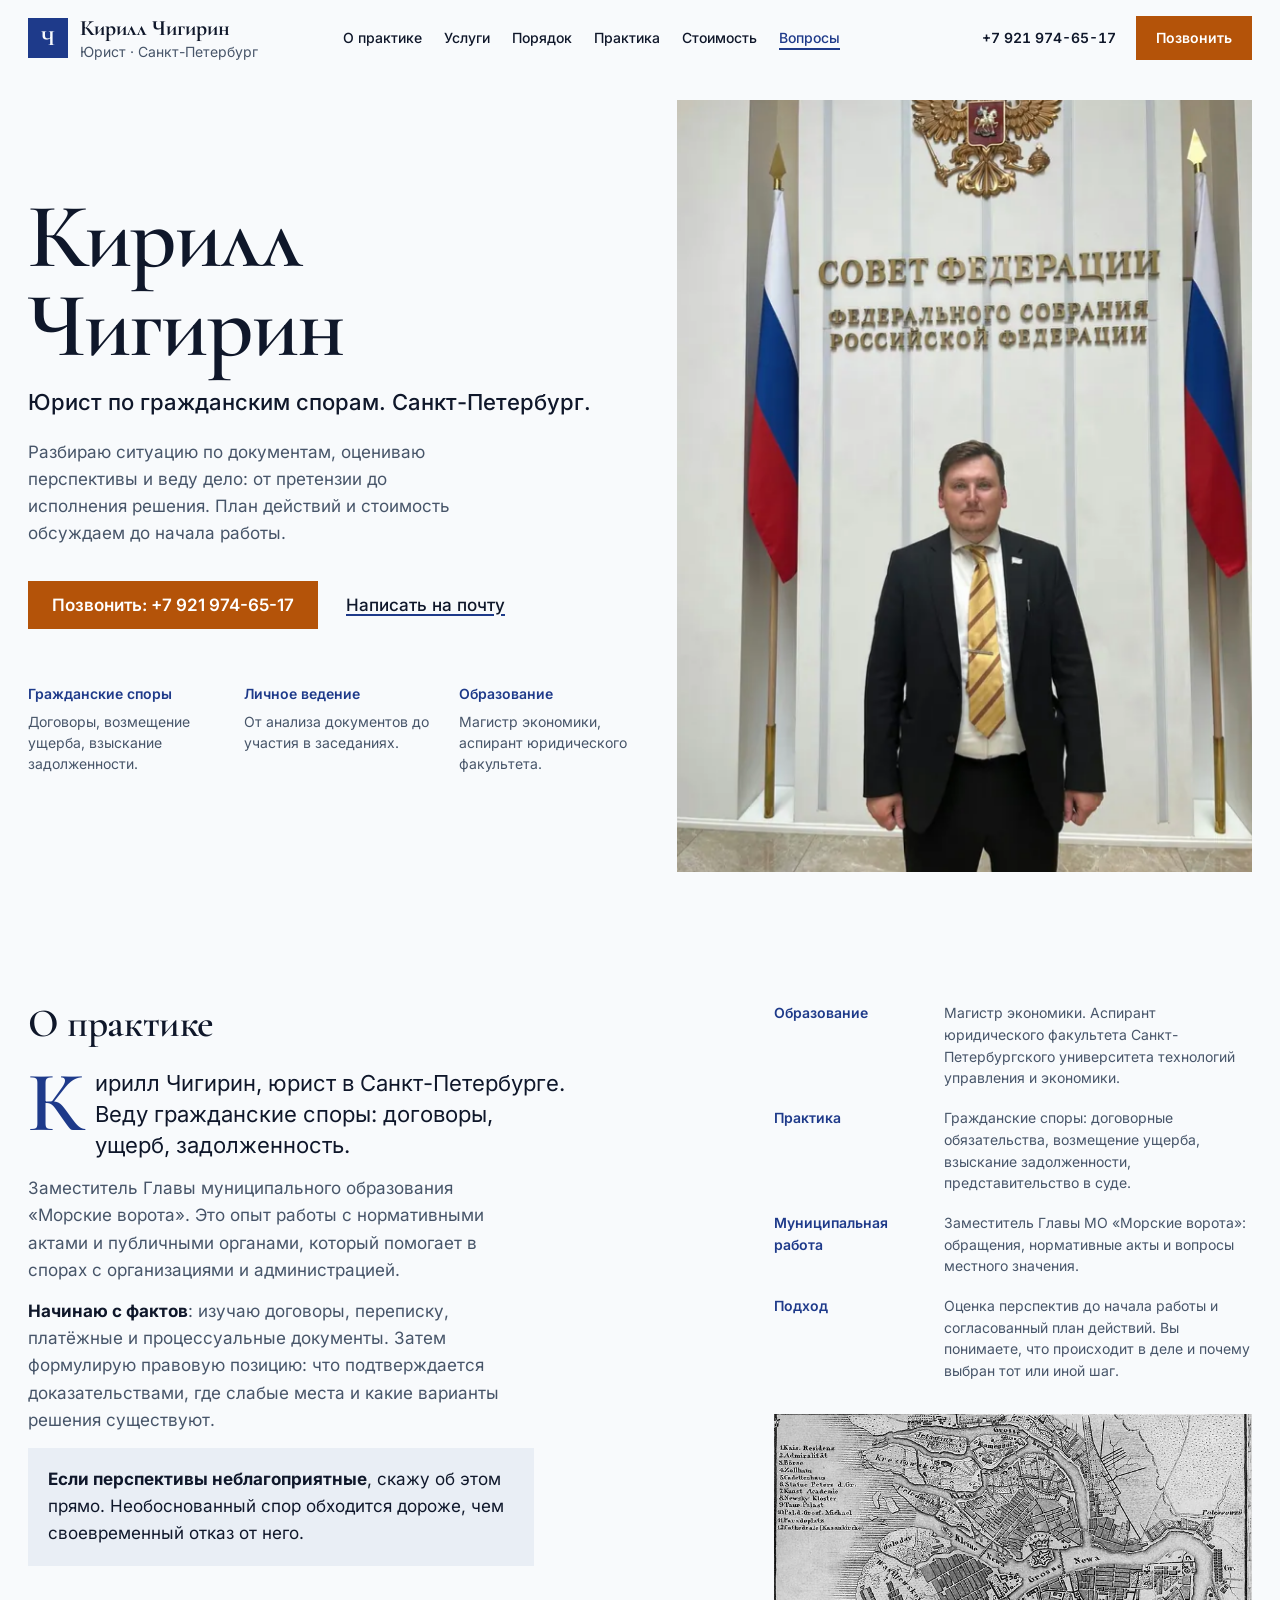
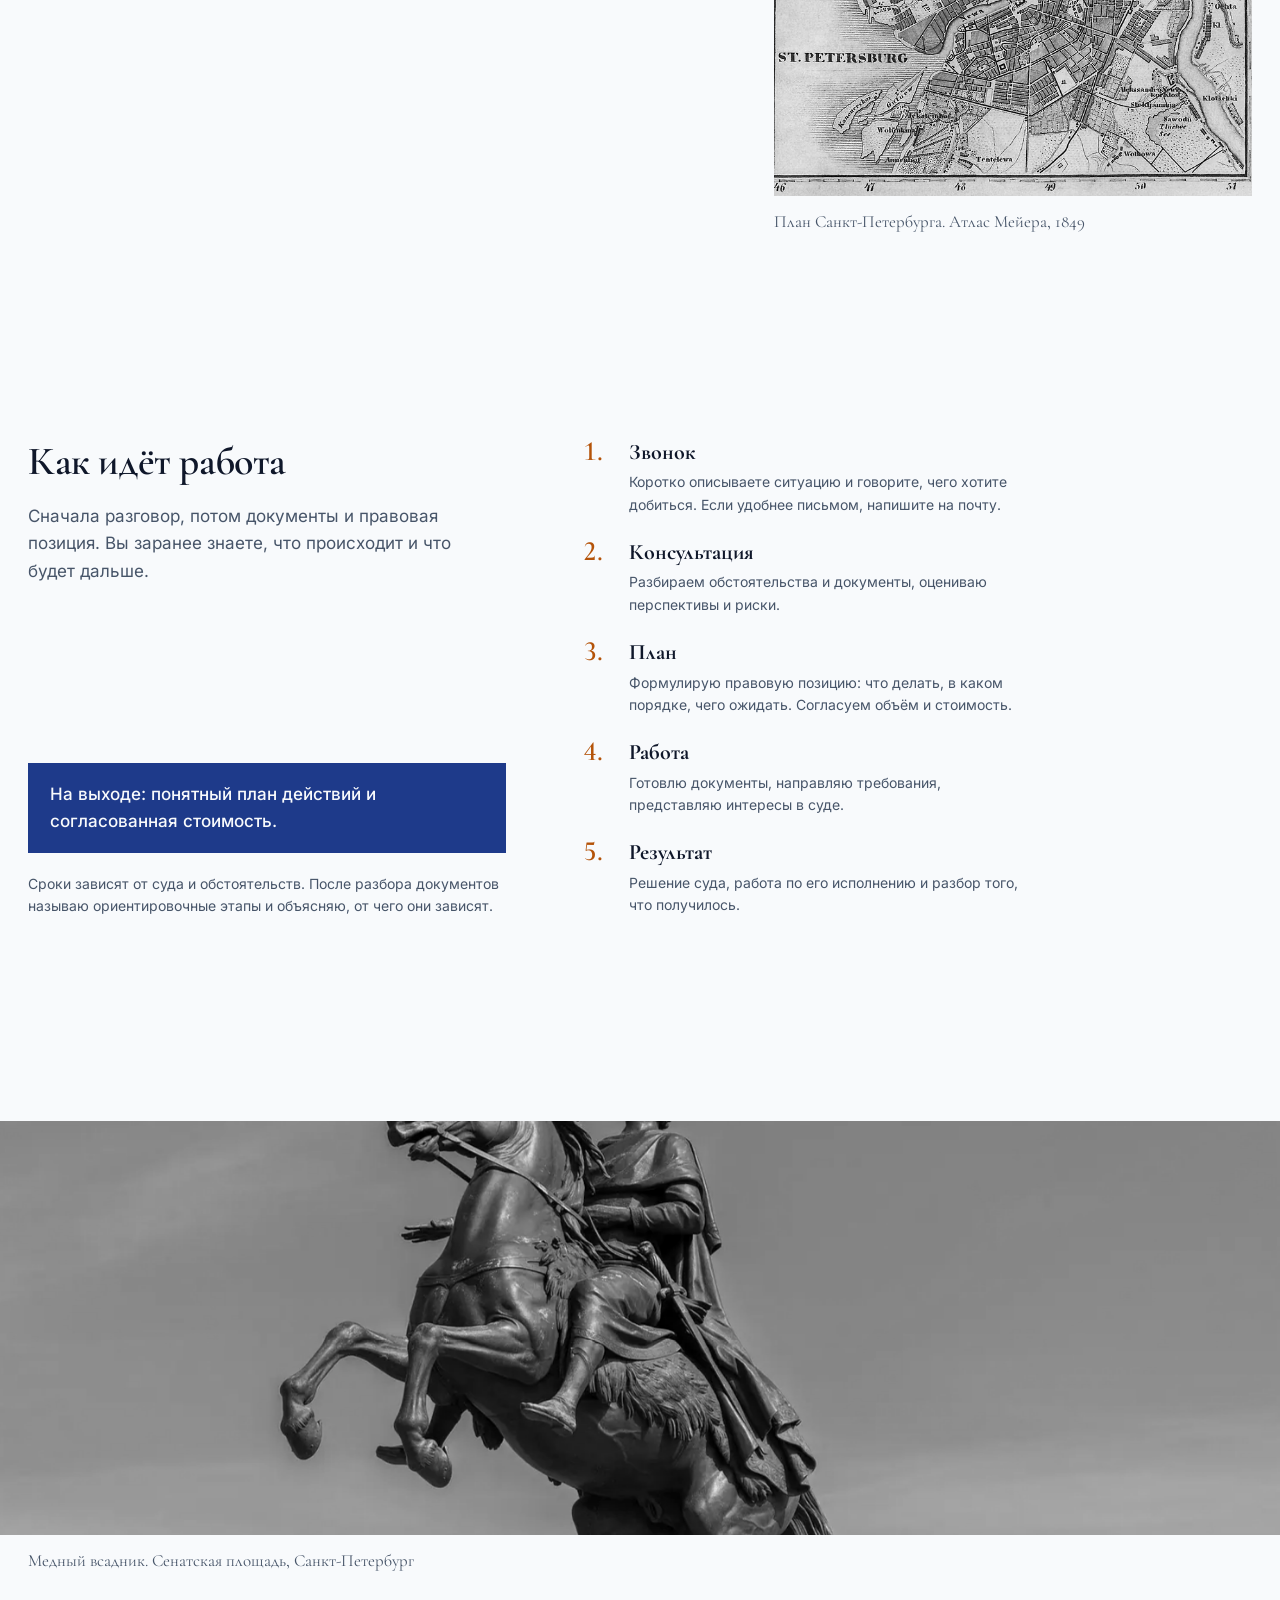
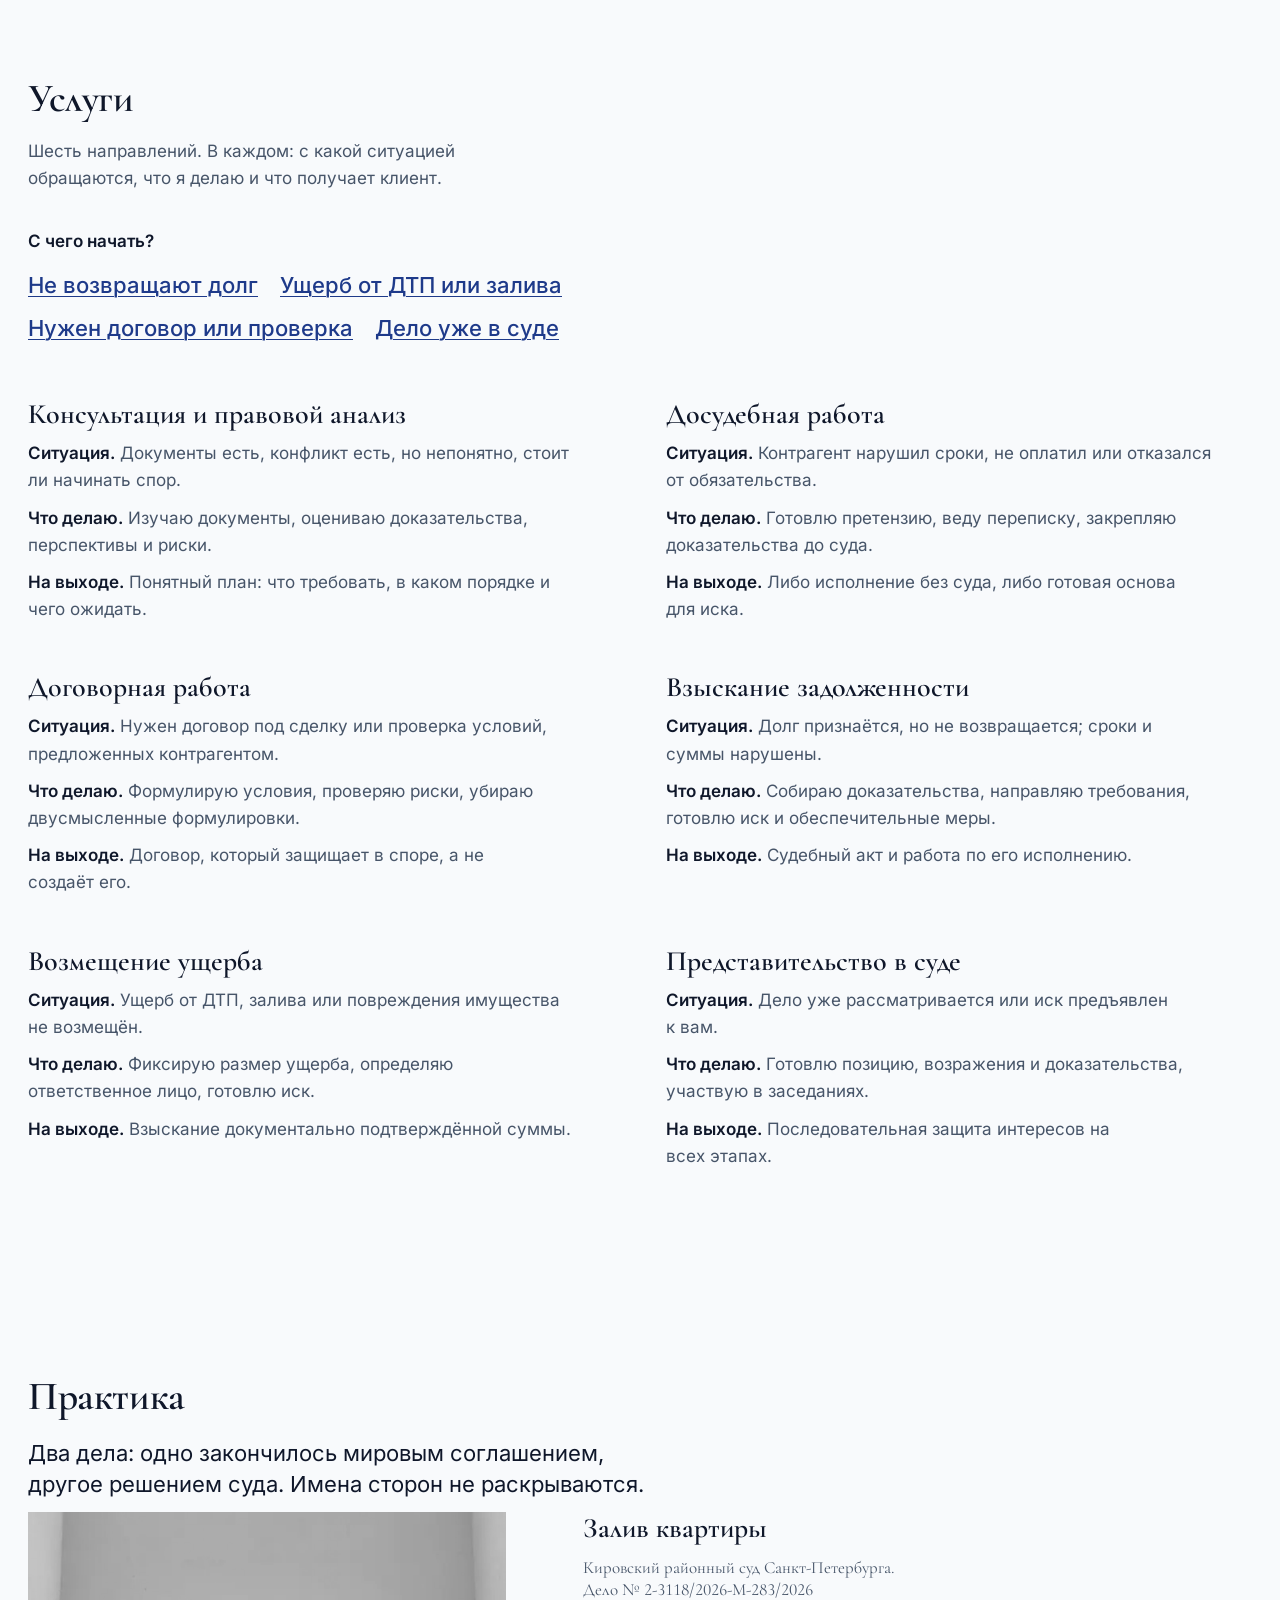
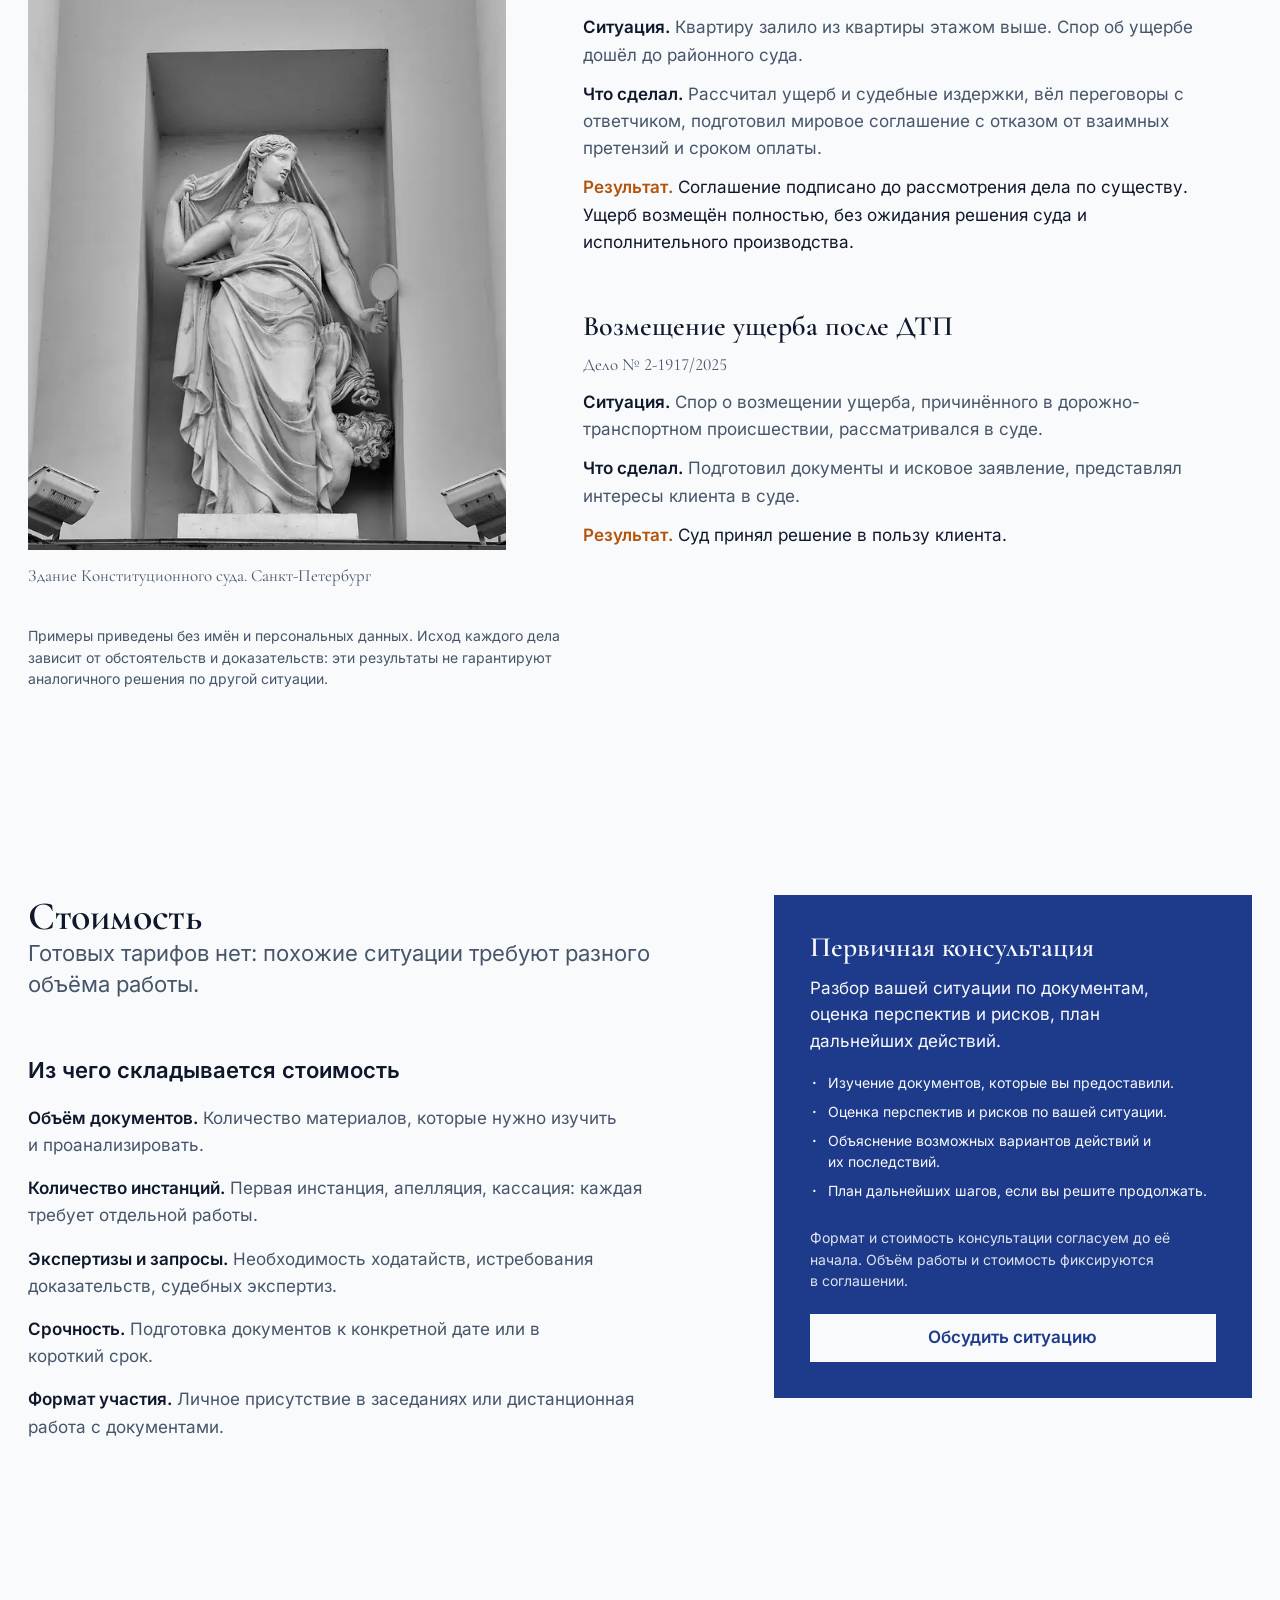
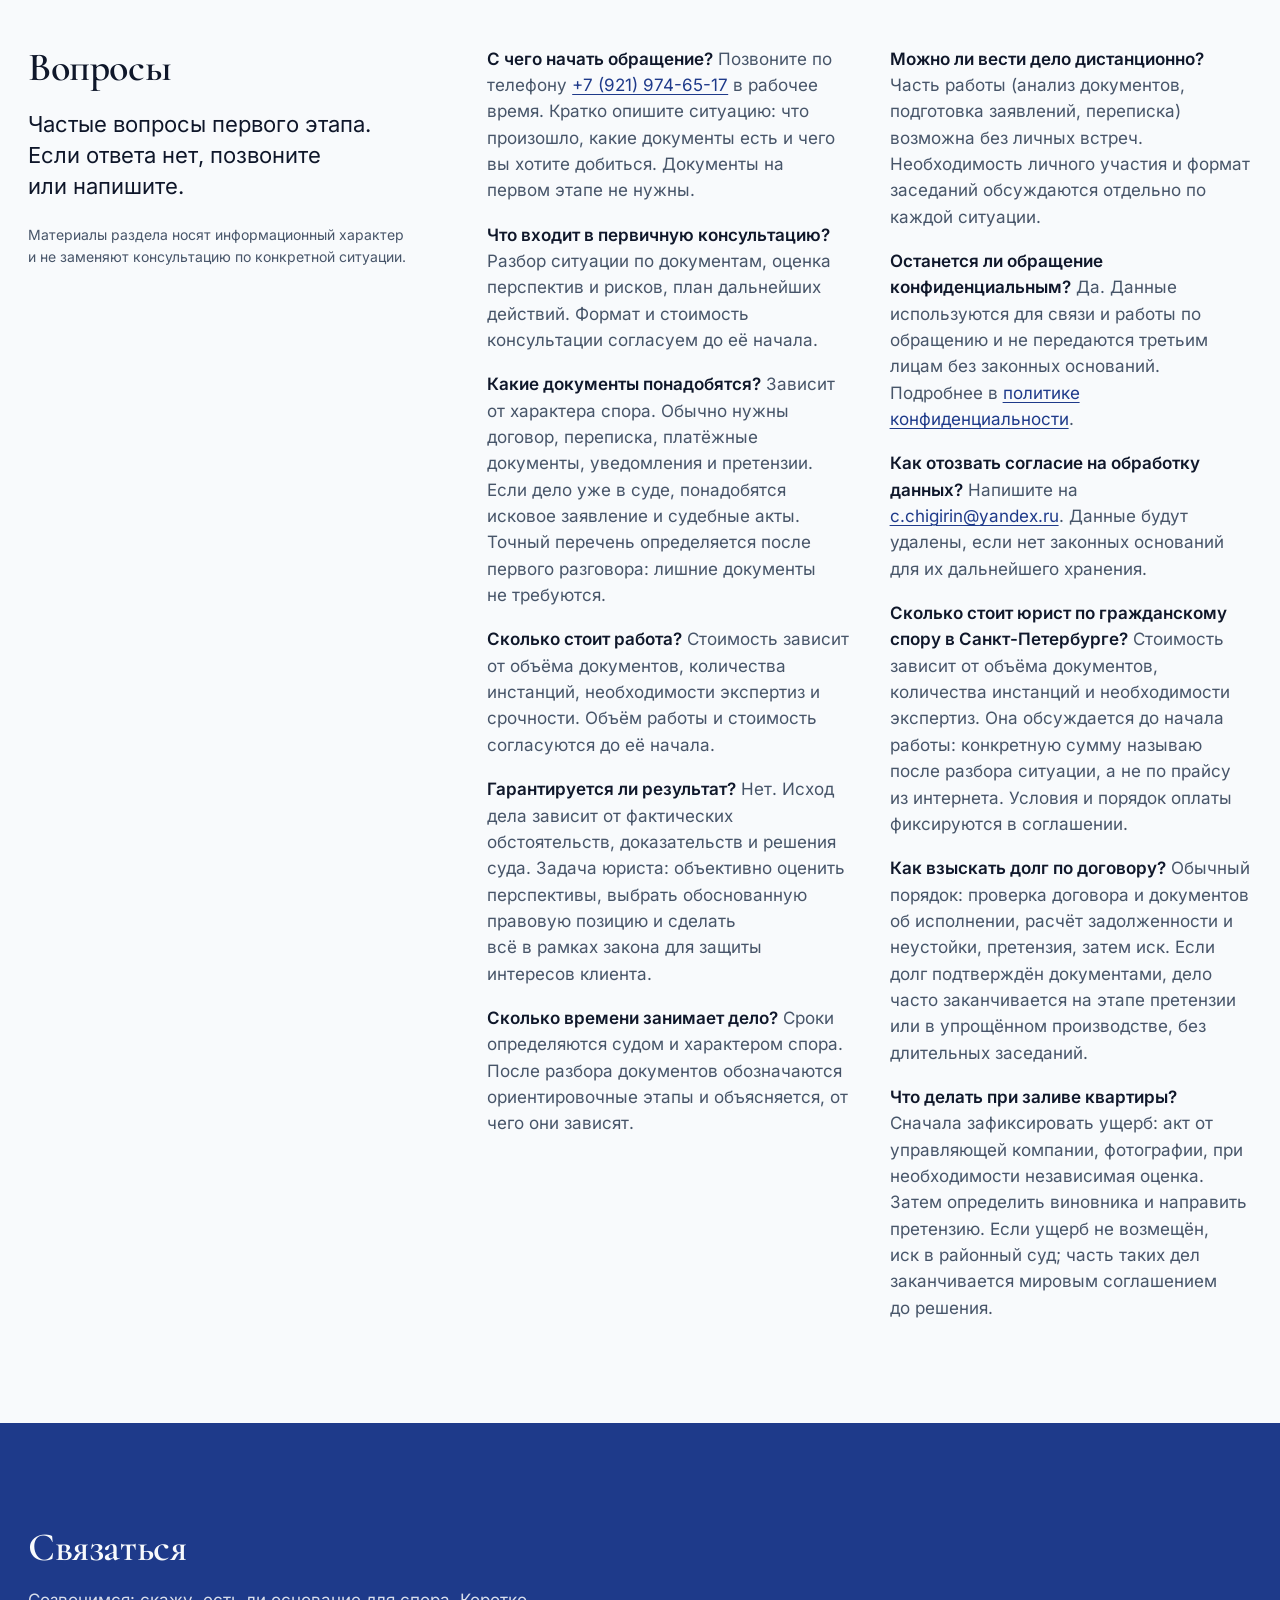
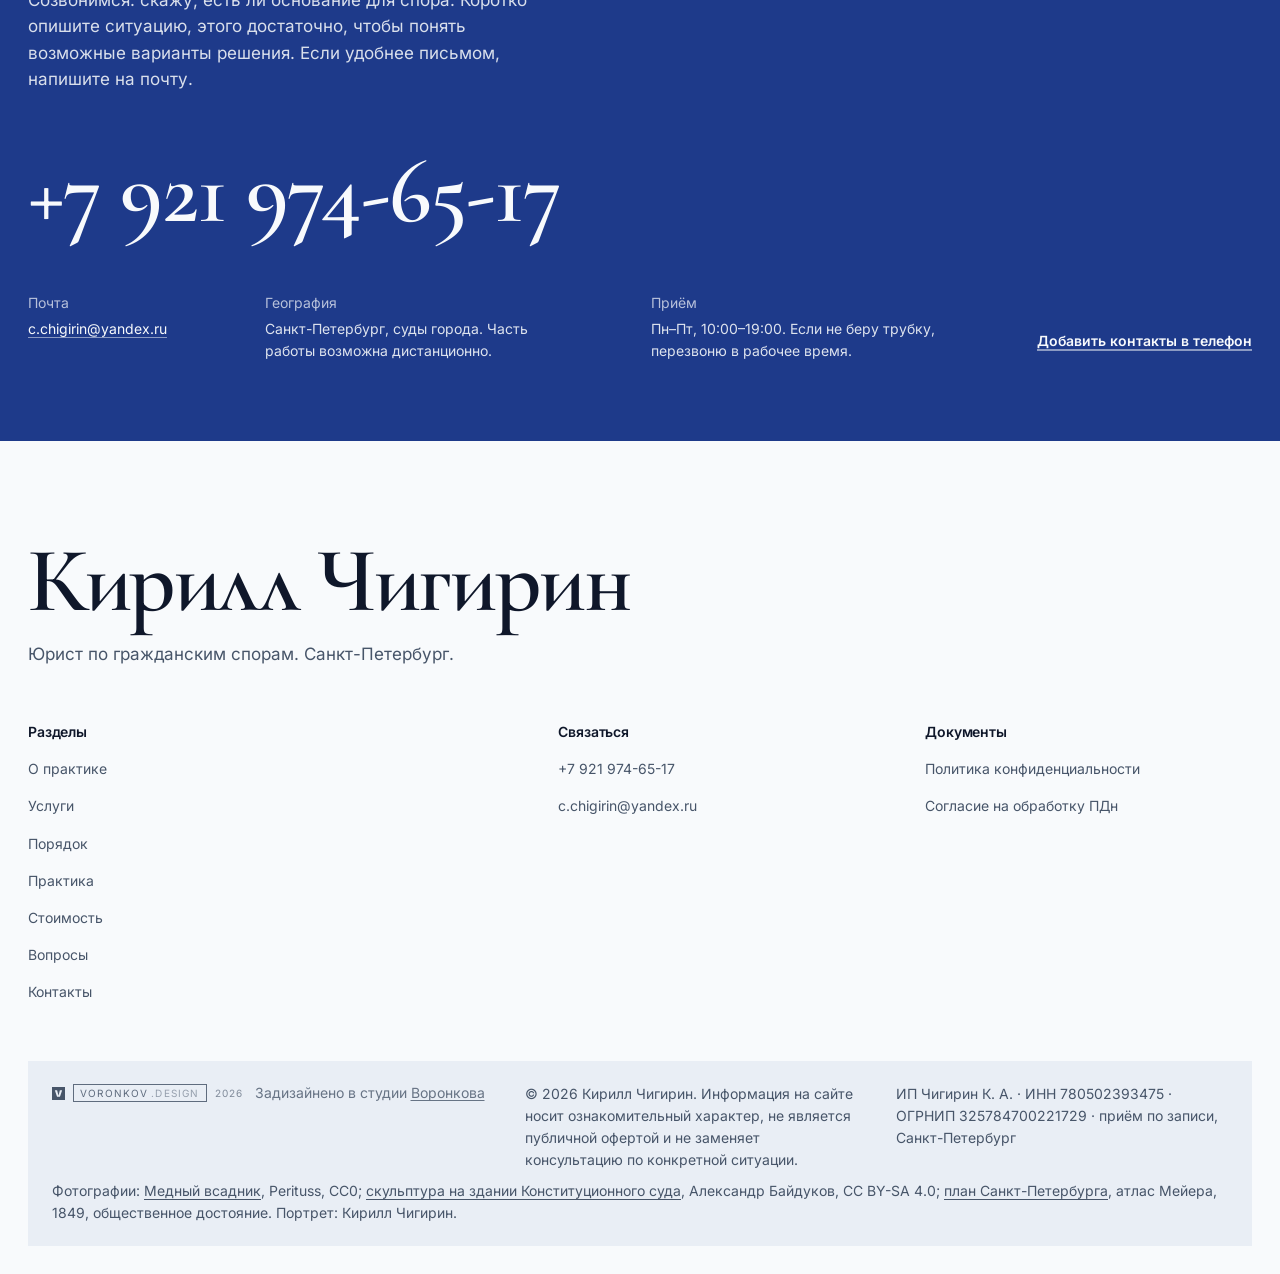
<file: index.html>
<!doctype html>
<html lang="ru">
<head>
<meta charset="utf-8">
<meta name="viewport" content="width=device-width, initial-scale=1">

<title>Кирилл Чигирин, юрист по гражданским спорам в Санкт-Петербурге</title>
<meta name="description" content="Юрист по гражданским спорам в Санкт-Петербурге: разбор ситуации по документам, досудебная работа, представительство в суде. Консультация по телефону и почте.">
<meta name="theme-color" content="#f8fafc">
<meta name="robots" content="index,follow">
<meta name="author" content="Кирилл Чигирин">
<link rel="canonical" href="https://askuyr.github.io/Chigirin/">

<meta property="og:type" content="website">
<meta property="og:site_name" content="Кирилл Чигирин, юрист">
<meta property="og:title" content="Кирилл Чигирин, юрист по гражданским спорам в Санкт-Петербурге">
<meta property="og:description" content="Правовой анализ, досудебная работа, документы и представительство в суде. Гражданские споры в Санкт-Петербурге.">
<meta property="og:url" content="https://askuyr.github.io/Chigirin/">
<meta property="og:locale" content="ru_RU">
<meta property="og:image" content="https://askuyr.github.io/Chigirin/assets/og-chigirin.jpg">
<meta property="og:image:type" content="image/jpeg">
<meta property="og:image:width" content="1200">
<meta property="og:image:height" content="630">
<meta property="og:image:alt" content="Кирилл Чигирин, юрист по гражданским спорам в Санкт-Петербурге">
<meta name="twitter:card" content="summary_large_image">
<meta name="twitter:title" content="Кирилл Чигирин, юрист по гражданским спорам">
<meta name="twitter:description" content="Правовой анализ, досудебная работа, документы и представительство в суде. Санкт-Петербург.">
<meta name="twitter:image" content="https://askuyr.github.io/Chigirin/assets/og-chigirin.jpg">

<link rel="icon" href="assets/favicon.svg" type="image/svg+xml">
<link rel="apple-touch-icon" href="assets/apple-touch-icon.png">

<link rel="preload" as="image" href="assets/kirill-chigirin-1280.webp"
      imagesrcset="assets/kirill-chigirin-640.webp 640w, assets/kirill-chigirin-960.webp 960w, assets/kirill-chigirin-1280.webp 1280w, assets/kirill-chigirin-1600.webp 1600w"
      imagesizes="(max-width: 900px) 100vw, 45vw" fetchpriority="high">
<link rel="preload" href="assets/fonts/inter-var-cyrillic.woff2" as="font" type="font/woff2" crossorigin>
<link rel="preload" href="assets/fonts/cormorant-garamond-var-cyrillic.woff2" as="font" type="font/woff2" crossorigin>

<link rel="stylesheet" href="assets/vendor/lenis.css">
<link rel="stylesheet" href="assets/styles.css">
<script>
  /* Fail-safe: если app.js не выполнится, контент станет видимым через 3 с. */
  (function () {
    var root = document.documentElement;
    root.classList.add('js-boot');
    window.__revealFailsafe = setTimeout(function () {
      root.classList.remove('js-boot');
    }, 3000);
  })();
</script>

<script type="application/ld+json">
{
  "@context": "https://schema.org",
  "@type": "LegalService",
  "@id": "https://askuyr.github.io/Chigirin/#lawyer",
  "name": "Кирилл Чигирин",
  "alternateName": "Юрист Кирилл Чигирин",
  "description": "Юрист по гражданским спорам в Санкт-Петербурге: правовой анализ, досудебная работа, подготовка документов и представительство в суде.",
  "url": "https://askuyr.github.io/Chigirin/",
  "image": "https://askuyr.github.io/Chigirin/assets/kirill-chigirin.jpg",
  "telephone": "+7-921-974-65-17",
  "email": "c.chigirin@yandex.ru",
  "areaServed": {
    "@type": "City",
    "name": "Санкт-Петербург"
  },
  "address": {
    "@type": "PostalAddress",
    "addressLocality": "Санкт-Петербург",
    "addressCountry": "RU"
  },
  "founder": {
    "@type": "Person",
    "name": "Кирилл Чигирин",
    "jobTitle": "Юрист"
  },
  "knowsAbout": [
    "Гражданские споры",
    "Договорные обязательства",
    "Возмещение ущерба",
    "Взыскание задолженности",
    "Представительство в суде"
  ],
  "sameAs": [
    "https://vk.com/chigirinconsalting",
    "https://vk.com/chigirindelaetdelo"
  ]
}
</script>

<script type="application/ld+json">
{
  "@context": "https://schema.org",
  "@type": "FAQPage",
  "mainEntity": [
    {
      "@type": "Question",
      "name": "С чего начать обращение?",
      "acceptedAnswer": {
        "@type": "Answer",
        "text": "Позвоните по телефону +7 (921) 974-65-17 в рабочее время. Кратко опишите ситуацию: что произошло, какие документы есть и чего вы хотите добиться. Документы на первом этапе не нужны."
      }
    },
    {
      "@type": "Question",
      "name": "Что входит в первичную консультацию?",
      "acceptedAnswer": {
        "@type": "Answer",
        "text": "Разбор ситуации по документам, оценка перспектив и рисков, план дальнейших действий. Формат и стоимость консультации согласуем до её начала."
      }
    },
    {
      "@type": "Question",
      "name": "Какие документы понадобятся?",
      "acceptedAnswer": {
        "@type": "Answer",
        "text": "Зависит от характера спора. Обычно нужны договор, переписка, платёжные документы, уведомления и претензии. Если дело уже в суде, понадобятся исковое заявление и судебные акты. Точный перечень определяется после первого разговора: лишние документы не требуются."
      }
    },
    {
      "@type": "Question",
      "name": "Сколько стоит работа?",
      "acceptedAnswer": {
        "@type": "Answer",
        "text": "Стоимость зависит от объёма документов, количества инстанций, необходимости экспертиз и срочности. Объём работы и стоимость согласуются до её начала."
      }
    },
    {
      "@type": "Question",
      "name": "Гарантируется ли результат?",
      "acceptedAnswer": {
        "@type": "Answer",
        "text": "Нет. Исход дела зависит от фактических обстоятельств, доказательств и решения суда. Задача юриста: объективно оценить перспективы, выбрать обоснованную правовую позицию и сделать всё в рамках закона для защиты интересов клиента."
      }
    },
    {
      "@type": "Question",
      "name": "Сколько времени занимает дело?",
      "acceptedAnswer": {
        "@type": "Answer",
        "text": "Сроки определяются судом и характером спора. После разбора документов обозначаются ориентировочные этапы и объясняется, от чего они зависят."
      }
    },
    {
      "@type": "Question",
      "name": "Можно ли вести дело дистанционно?",
      "acceptedAnswer": {
        "@type": "Answer",
        "text": "Часть работы (анализ документов, подготовка заявлений, переписка) возможна без личных встреч. Необходимость личного участия и формат заседаний обсуждаются отдельно по каждой ситуации."
      }
    },
    {
      "@type": "Question",
      "name": "Останется ли обращение конфиденциальным?",
      "acceptedAnswer": {
        "@type": "Answer",
        "text": "Да. Данные используются для связи и работы по обращению и не передаются третьим лицам без законных оснований. Подробнее в политике конфиденциальности."
      }
    },
    {
      "@type": "Question",
      "name": "Как отозвать согласие на обработку данных?",
      "acceptedAnswer": {
        "@type": "Answer",
        "text": "Напишите на c.chigirin@yandex.ru. Данные будут удалены, если нет законных оснований для их дальнейшего хранения."
      }
    },
    {
      "@type": "Question",
      "name": "Сколько стоит юрист по гражданскому спору в Санкт-Петербурге?",
      "acceptedAnswer": {
        "@type": "Answer",
        "text": "Стоимость зависит от объёма документов, количества инстанций и необходимости экспертиз. Она обсуждается до начала работы: конкретную сумму называю после разбора ситуации, а не по прайсу из интернета. Условия и порядок оплаты фиксируются в соглашении."
      }
    },
    {
      "@type": "Question",
      "name": "Как взыскать долг по договору?",
      "acceptedAnswer": {
        "@type": "Answer",
        "text": "Обычный порядок: проверка договора и документов об исполнении, расчёт задолженности и неустойки, претензия, затем иск. Если долг подтверждён документами, дело часто заканчивается на этапе претензии или в упрощённом производстве, без длительных заседаний."
      }
    },
    {
      "@type": "Question",
      "name": "Что делать при заливе квартиры?",
      "acceptedAnswer": {
        "@type": "Answer",
        "text": "Сначала зафиксировать ущерб: акт от управляющей компании, фотографии, при необходимости независимая оценка. Затем определить виновника и направить претензию. Если ущерб не возмещён, иск в районный суд; часть таких дел заканчивается мировым соглашением до решения."
      }
    }
  ]
}
</script>
</head>

<body>
<a class="skip-link" href="#main">Перейти к содержанию</a>

<header class="site-header">
  <div class="wrap header-inner">
    <a class="brand" href="#home">
      <span class="brand__mark" aria-hidden="true">Ч</span>
      <span class="brand__text">
        <span class="brand__name">Кирилл Чигирин</span>
        <span class="brand__role">Юрист · Санкт-Петербург</span>
      </span>
    </a>

    <nav class="nav" id="navigation" aria-label="Основная навигация">
      <a href="#about">О практике</a>
      <a href="#services">Услуги</a>
      <a href="#process">Порядок</a>
      <a href="#cases">Практика</a>
      <a href="#pricing">Стоимость</a>
      <a href="#faq">Вопросы</a>
    </nav>

    <div class="header-actions">
      <a class="header-phone" href="tel:+79219746517" aria-label="Позвонить: +7 921 974-65-17">+7 921 974-65-17</a>
      <a class="btn btn--primary" href="tel:+79219746517">Позвонить</a>
      <button class="menu-toggle" type="button" aria-expanded="false" aria-controls="navigation" aria-label="Меню">
        <span class="menu-toggle__bars" aria-hidden="true"></span>
        <span class="menu-toggle__label">Меню</span>
      </button>
    </div>
  </div>
</header>

<main id="main">

  <!-- ================= Первый экран: портрет только сверху ================= -->
  <section class="hero" id="home">
    <div class="wrap hero-grid">
      <div class="hero-copy reveal">
        <h1>Кирилл Чигирин</h1>
        <p class="hero-role">Юрист по гражданским спорам. Санкт-Петербург.</p>
        <p class="hero-lead">Разбираю ситуацию по документам, оцениваю перспективы и веду дело: от претензии до исполнения решения. План действий и стоимость обсуждаем до начала работы.</p>
        <div class="hero-actions">
          <a class="btn btn--primary" href="tel:+79219746517">Позвонить: +7 921 974-65-17</a>
          <a class="link-plain" href="mailto:c.chigirin@yandex.ru">Написать на почту</a>
        </div>
        <ul class="hero-facts">
          <li><strong>Гражданские споры</strong><span>Договоры, возмещение ущерба, взыскание задолженности.</span></li>
          <li><strong>Личное ведение</strong><span>От анализа документов до участия в заседаниях.</span></li>
          <li><strong>Образование</strong><span>Магистр экономики, аспирант юридического факультета.</span></li>
        </ul>
      </div>

      <figure class="hero-portrait">
        <div class="hero-portrait__frame">
          <img data-parallax="14"
               src="assets/kirill-chigirin-1280.webp"
               srcset="assets/kirill-chigirin-640.webp 640w, assets/kirill-chigirin-960.webp 960w, assets/kirill-chigirin-1280.webp 1280w, assets/kirill-chigirin-1600.webp 1600w"
               sizes="(max-width: 900px) 100vw, 45vw"
               width="1280" height="1707" fetchpriority="high" decoding="async"
               alt="Кирилл Чигирин в зале Совета Федерации">
        </div>
      </figure>
    </div>
  </section>

  <!-- ================= О практике ================= -->
  <section class="section about" id="about">
    <div class="wrap about-grid">
      <div class="about-copy reveal">
        <h2>О практике</h2>
        <p class="lead">Кирилл Чигирин, юрист в Санкт-Петербурге. Веду гражданские споры: договоры, ущерб, задолженность.</p>
        <p>Заместитель Главы муниципального образования «Морские ворота». Это опыт работы с нормативными актами и публичными органами, который помогает в спорах с организациями и администрацией.</p>
        <p><b>Начинаю с фактов</b>: изучаю договоры, переписку, платёжные и процессуальные документы. Затем формулирую правовую позицию: что подтверждается доказательствами, где слабые места и какие варианты решения существуют.</p>
        <p class="about__note"><b>Если перспективы неблагоприятные</b>, скажу об этом прямо. Необоснованный спор обходится дороже, чем своевременный отказ от него.</p>
      </div>

      <div class="about-side reveal">
        <dl class="facts">
          <div>
            <dt>Образование</dt>
            <dd>Магистр экономики. Аспирант юридического факультета Санкт-Петербургского университета технологий управления и экономики.</dd>
          </div>
          <div>
            <dt>Практика</dt>
            <dd>Гражданские споры: договорные обязательства, возмещение ущерба, взыскание задолженности, представительство в суде.</dd>
          </div>
          <div>
            <dt>Муниципальная работа</dt>
            <dd>Заместитель Главы МО «Морские ворота»: обращения, нормативные акты и вопросы местного значения.</dd>
          </div>
          <div>
            <dt>Подход</dt>
            <dd>Оценка перспектив до начала работы и согласованный план действий. Вы понимаете, что происходит в деле и почему выбран тот или иной шаг.</dd>
          </div>
        </dl>

        <figure class="map-plate">
          <img src="assets/spb-map-1849.webp" width="745" height="596" loading="lazy" decoding="async"
               alt="Фрагмент плана Санкт-Петербурга из атласа Мейера 1849 года">
          <figcaption>
            <span>План Санкт-Петербурга. Атлас Мейера, 1849</span>
          </figcaption>
        </figure>
      </div>
    </div>
  </section>

  <!-- ================= Порядок работы ================= -->
  <section class="section process" id="process">
    <div class="wrap process-grid">
      <div class="process-head reveal">
        <h2>Как идёт работа</h2>
        <p class="lead">Сначала разговор, потом документы и правовая позиция. Вы заранее знаете, что происходит и что будет дальше.</p>
      </div>

      <ol class="steps reveal">
        <li>
          <h3>Звонок</h3>
          <p>Коротко описываете ситуацию и говорите, чего хотите добиться. Если удобнее письмом, напишите на почту.</p>
        </li>
        <li>
          <h3>Консультация</h3>
          <p>Разбираем обстоятельства и документы, оцениваю перспективы и риски.</p>
        </li>
        <li>
          <h3>План</h3>
          <p>Формулирую правовую позицию: что делать, в каком порядке, чего ожидать. Согласуем объём и стоимость.</p>
        </li>
        <li>
          <h3>Работа</h3>
          <p>Готовлю документы, направляю требования, представляю интересы в суде.</p>
        </li>
        <li>
          <h3>Результат</h3>
          <p>Решение суда, работа по его исполнению и разбор того, что получилось.</p>
        </li>
      </ol>

      <div class="process-foot reveal">
        <p class="process__out">На выходе: понятный план действий и согласованная стоимость.</p>
        <p class="note">Сроки зависят от суда и обстоятельств. После разбора документов называю ориентировочные этапы и объясняю, от чего они зависят.</p>
      </div>
    </div>
  </section>

  <figure class="band reveal">
    <div class="band__media">
      <img data-parallax="42" src="assets/bronze-horseman.webp" width="1600" height="1067" loading="lazy" decoding="async"
           alt="Медный всадник на Сенатской площади в Санкт-Петербурге">
    </div>
    <figcaption class="wrap">Медный всадник. Сенатская площадь, Санкт-Петербург</figcaption>
  </figure>

  <!-- ================= Услуги ================= -->
  <section class="section" id="services">
    <div class="wrap services-grid">
      <div class="section-head reveal">
        <h2>Услуги</h2>
        <p class="lead">Шесть направлений. В каждом: с какой ситуацией обращаются, что я делаю и что получает клиент.</p>
        <div class="chooser">
          <p class="chooser__q">С чего начать?</p>
          <ul class="chooser__opts">
            <li><a href="#svc-debt" data-answer="Долг по договору. Начните с консультации: проверяем договор и документы об исполнении, считаем задолженность и неустойку. Затем претензия и, если нужно, иск.">Не возвращают долг</a></li>
            <li><a href="#svc-damage" data-answer="Ущерб. Сначала фиксируем размер ущерба и ответственное лицо, затем претензия. Если ущерб не возмещён, готовим иск.">Ущерб от ДТП или залива</a></li>
            <li><a href="#svc-contract" data-answer="Договор. Проверяю условия и риски, убираю двусмысленные формулировки до подписания.">Нужен договор или проверка</a></li>
            <li><a href="#svc-court" data-answer="Дело в суде. Готовлю позицию, возражения и доказательства, участвую в заседаниях.">Дело уже в суде</a></li>
          </ul>
          <p class="chooser__out" data-chooser-out aria-live="polite" hidden></p>
        </div>
      </div>

      <div class="services">
        <article class="service reveal" id="svc-consult">
          <h3>Консультация и правовой анализ</h3>
          <p><b>Ситуация.</b> Документы есть, конфликт есть, но непонятно, стоит ли начинать спор.</p>
          <p><b>Что делаю.</b> Изучаю документы, оцениваю доказательства, перспективы и риски.</p>
          <p><b>На выходе.</b> Понятный план: что требовать, в каком порядке и чего ожидать.</p>
        </article>

        <article class="service reveal" id="svc-pre">
          <h3>Досудебная работа</h3>
          <p><b>Ситуация.</b> Контрагент нарушил сроки, не оплатил или отказался от обязательства.</p>
          <p><b>Что делаю.</b> Готовлю претензию, веду переписку, закрепляю доказательства до суда.</p>
          <p><b>На выходе.</b> Либо исполнение без суда, либо готовая основа для иска.</p>
        </article>

        <article class="service reveal" id="svc-contract">
          <h3>Договорная работа</h3>
          <p><b>Ситуация.</b> Нужен договор под сделку или проверка условий, предложенных контрагентом.</p>
          <p><b>Что делаю.</b> Формулирую условия, проверяю риски, убираю двусмысленные формулировки.</p>
          <p><b>На выходе.</b> Договор, который защищает в споре, а не создаёт его.</p>
        </article>

        <article class="service reveal" id="svc-debt">
          <h3>Взыскание задолженности</h3>
          <p><b>Ситуация.</b> Долг признаётся, но не возвращается; сроки и суммы нарушены.</p>
          <p><b>Что делаю.</b> Собираю доказательства, направляю требования, готовлю иск и обеспечительные меры.</p>
          <p><b>На выходе.</b> Судебный акт и работа по его исполнению.</p>
        </article>

        <article class="service reveal" id="svc-damage">
          <h3>Возмещение ущерба</h3>
          <p><b>Ситуация.</b> Ущерб от ДТП, залива или повреждения имущества не возмещён.</p>
          <p><b>Что делаю.</b> Фиксирую размер ущерба, определяю ответственное лицо, готовлю иск.</p>
          <p><b>На выходе.</b> Взыскание документально подтверждённой суммы.</p>
        </article>

        <article class="service reveal" id="svc-court">
          <h3>Представительство в суде</h3>
          <p><b>Ситуация.</b> Дело уже рассматривается или иск предъявлен к вам.</p>
          <p><b>Что делаю.</b> Готовлю позицию, возражения и доказательства, участвую в заседаниях.</p>
          <p><b>На выходе.</b> Последовательная защита интересов на всех этапах.</p>
        </article>
      </div>
    </div>
  </section>

  <!-- ================= Практика ================= -->
  <section class="section" id="cases">
    <div class="wrap">
      <div class="section-head reveal">
        <h2>Практика</h2>
        <p class="lead">Два дела: одно закончилось мировым соглашением, другое решением суда. Имена сторон не раскрываются.</p>
      </div>

      <div class="cases-grid">
        <figure class="cases-photo reveal">
          <img src="assets/justice-sculpture.webp" width="1200" height="800" loading="lazy" decoding="async"
               alt="Скульптура на здании Конституционного суда в Санкт-Петербурге">
          <figcaption>Здание Конституционного суда. Санкт-Петербург</figcaption>
        </figure>

        <div class="cases">
          <article class="case reveal">
            <h3>Залив квартиры</h3>
            <p class="case__meta">Кировский районный суд Санкт-Петербурга. <span class="nowrap">Дело № 2-3118/2026-М-283/2026</span></p>
            <p><b>Ситуация.</b> Квартиру залило из квартиры этажом выше. Спор об ущербе дошёл до районного суда.</p>
            <p><b>Что сделал.</b> Рассчитал ущерб и судебные издержки, вёл переговоры с ответчиком, подготовил мировое соглашение с отказом от взаимных претензий и сроком оплаты.</p>
            <p class="case__result"><b>Результат.</b> Соглашение подписано до рассмотрения дела по существу. Ущерб возмещён полностью, без ожидания решения суда и исполнительного производства.</p>
          </article>

          <article class="case reveal">
            <h3>Возмещение ущерба после ДТП</h3>
            <p class="case__meta"><span class="nowrap">Дело № 2-1917/2025</span></p>
            <p><b>Ситуация.</b> Спор о возмещении ущерба, причинённого в дорожно-транспортном происшествии, рассматривался в суде.</p>
            <p><b>Что сделал.</b> Подготовил документы и исковое заявление, представлял интересы клиента в суде.</p>
            <p class="case__result"><b>Результат.</b> Суд принял решение в пользу клиента.</p>
          </article>
        </div>
      </div>

      <p class="note">Примеры приведены без имён и персональных данных. Исход каждого дела зависит от обстоятельств и доказательств: эти результаты не гарантируют аналогичного решения по другой ситуации.</p>
    </div>
  </section>

  <!-- ================= Стоимость ================= -->
  <section class="section" id="pricing">
    <div class="wrap pricing-grid">
      <div class="reveal">
        <h2>Стоимость</h2>
        <p class="lead">Готовых тарифов нет: похожие ситуации требуют разного объёма работы.</p>

        <h3 class="subhead">Из чего складывается стоимость</h3>
        <ul class="factors">
          <li><b>Объём документов.</b> Количество материалов, которые нужно изучить и проанализировать.</li>
          <li><b>Количество инстанций.</b> Первая инстанция, апелляция, кассация: каждая требует отдельной работы.</li>
          <li><b>Экспертизы и запросы.</b> Необходимость ходатайств, истребования доказательств, судебных экспертиз.</li>
          <li><b>Срочность.</b> Подготовка документов к конкретной дате или в короткий срок.</li>
          <li><b>Формат участия.</b> Личное присутствие в заседаниях или дистанционная работа с документами.</li>
        </ul>
      </div>

      <aside class="price-panel reveal">
        <h3>Первичная консультация</h3>
        <p>Разбор вашей ситуации по документам, оценка перспектив и рисков, план дальнейших действий.</p>
        <ul>
          <li>Изучение документов, которые вы предоставили.</li>
          <li>Оценка перспектив и рисков по вашей ситуации.</li>
          <li>Объяснение возможных вариантов действий и их последствий.</li>
          <li>План дальнейших шагов, если вы решите продолжать.</li>
        </ul>
        <p class="price-panel__terms">Формат и стоимость консультации согласуем до её начала. Объём работы и стоимость фиксируются в соглашении.</p>
        <a class="btn btn--paper" href="tel:+79219746517">Обсудить ситуацию</a>
      </aside>
    </div>
  </section>

  <!-- ================= Вопросы ================= -->
  <section class="section" id="faq">
    <div class="wrap faq-grid">
      <div class="section-head reveal">
        <h2>Вопросы</h2>
        <p class="lead">Частые вопросы первого этапа. Если ответа нет, позвоните или напишите.</p>
        <p class="note">Материалы раздела носят информационный характер и не заменяют консультацию по конкретной ситуации.</p>
      </div>

      <div class="faq-text reveal">
        <p><b>С чего начать обращение?</b> Позвоните по телефону <a href="tel:+79219746517">+7 (921) 974-65-17</a> в рабочее время. Кратко опишите ситуацию: что произошло, какие документы есть и чего вы хотите добиться. Документы на первом этапе не нужны.</p>
        <p><b>Что входит в первичную консультацию?</b> Разбор ситуации по документам, оценка перспектив и рисков, план дальнейших действий. Формат и стоимость консультации согласуем до её начала.</p>
        <p><b>Какие документы понадобятся?</b> Зависит от характера спора. Обычно нужны договор, переписка, платёжные документы, уведомления и претензии. Если дело уже в суде, понадобятся исковое заявление и судебные акты. Точный перечень определяется после первого разговора: лишние документы не требуются.</p>
        <p><b>Сколько стоит работа?</b> Стоимость зависит от объёма документов, количества инстанций, необходимости экспертиз и срочности. Объём работы и стоимость согласуются до её начала.</p>
        <p><b>Гарантируется ли результат?</b> Нет. Исход дела зависит от фактических обстоятельств, доказательств и решения суда. Задача юриста: объективно оценить перспективы, выбрать обоснованную правовую позицию и сделать всё в рамках закона для защиты интересов клиента.</p>
        <p><b>Сколько времени занимает дело?</b> Сроки определяются судом и характером спора. После разбора документов обозначаются ориентировочные этапы и объясняется, от чего они зависят.</p>
        <p><b>Можно ли вести дело дистанционно?</b> Часть работы (анализ документов, подготовка заявлений, переписка) возможна без личных встреч. Необходимость личного участия и формат заседаний обсуждаются отдельно по каждой ситуации.</p>
        <p><b>Останется ли обращение конфиденциальным?</b> Да. Данные используются для связи и работы по обращению и не передаются третьим лицам без законных оснований. Подробнее в <a href="privacy.html">политике конфиденциальности</a>.</p>
        <p><b>Как отозвать согласие на обработку данных?</b> Напишите на <a href="mailto:c.chigirin@yandex.ru">c.chigirin@yandex.ru</a>. Данные будут удалены, если нет законных оснований для их дальнейшего хранения.</p>
        <p><b>Сколько стоит юрист по гражданскому спору в Санкт-Петербурге?</b> Стоимость зависит от объёма документов, количества инстанций и необходимости экспертиз. Она обсуждается до начала работы: конкретную сумму называю после разбора ситуации, а не по прайсу из интернета. Условия и порядок оплаты фиксируются в соглашении.</p>
        <p><b>Как взыскать долг по договору?</b> Обычный порядок: проверка договора и документов об исполнении, расчёт задолженности и неустойки, претензия, затем иск. Если долг подтверждён документами, дело часто заканчивается на этапе претензии или в упрощённом производстве, без длительных заседаний.</p>
        <p><b>Что делать при заливе квартиры?</b> Сначала зафиксировать ущерб: акт от управляющей компании, фотографии, при необходимости независимая оценка. Затем определить виновника и направить претензию. Если ущерб не возмещён, иск в районный суд; часть таких дел заканчивается мировым соглашением до решения.</p>
      </div>
    </div>
  </section>

  <!-- ================= Контакты ================= -->
  <section class="contact" id="contact">
    <div class="wrap">
      <h2>Связаться</h2>
      <p class="contact__lead">Созвонимся: скажу, есть ли основание для спора. Коротко опишите ситуацию, этого достаточно, чтобы понять возможные варианты решения. Если удобнее письмом, напишите на почту.</p>
      <a class="contact__phone" href="tel:+79219746517">+7 921 974-65-17</a>
      <div class="contact__foot">
        <div>
          <span class="contact__label">Почта</span>
          <a href="mailto:c.chigirin@yandex.ru">c.chigirin@yandex.ru</a>
        </div>
        <div>
          <span class="contact__label">География</span>
          Санкт-Петербург, суды города. Часть работы возможна дистанционно.
        </div>
        <div>
          <span class="contact__label">Приём</span>
          Пн–Пт, 10:00–19:00. Если не беру трубку, перезвоню в рабочее время.
        </div>
        <a class="contact__vcard" href="assets/chigirin.vcf" download>Добавить контакты в телефон</a>
      </div>
    </div>
  </section>
</main>

<footer class="site-footer">
  <div class="wrap">
    <p class="footer-brand">Кирилл Чигирин</p>
    <p class="footer-role">Юрист по гражданским спорам. Санкт-Петербург.</p>

    <div class="footer-grid">
      <div class="footer-col">
        <h2>Разделы</h2>
        <ul>
          <li><a href="#about">О практике</a></li>
          <li><a href="#services">Услуги</a></li>
          <li><a href="#process">Порядок</a></li>
          <li><a href="#cases">Практика</a></li>
          <li><a href="#pricing">Стоимость</a></li>
          <li><a href="#faq">Вопросы</a></li>
          <li><a href="#contact">Контакты</a></li>
        </ul>
      </div>
      <div class="footer-col">
        <h2>Связаться</h2>
        <ul>
          <li><a href="tel:+79219746517">+7 921 974-65-17</a></li>
          <li><a href="mailto:c.chigirin@yandex.ru">c.chigirin@yandex.ru</a></li>
        </ul>
      </div>
      <div class="footer-col">
        <h2>Документы</h2>
        <ul>
          <li><a href="privacy.html">Политика конфиденциальности</a></li>
          <li><a href="consent.html">Согласие на обработку ПДн</a></li>
        </ul>
      </div>
    </div>

    
  <div class="footer-bottom">
      <vd-stamp year="2026"></vd-stamp>
      <p>© 2026 Кирилл Чигирин. Информация на сайте носит ознакомительный характер, не является публичной офертой и не заменяет консультацию по конкретной ситуации.</p>
      <p class="footer-requisites">ИП Чигирин К. А. · ИНН 780502393475 · ОГРНИП 325784700221729 · приём по записи, Санкт-Петербург</p>
      <p class="credits">Фотографии: <a href="https://commons.wikimedia.org/wiki/File:The_Bronze_Horseman_2013_2.jpg">Медный всадник</a>, Perituss, CC0; <a href="https://commons.wikimedia.org/wiki/File:Sculpture_of_justice._The_building_of_Senate_and_Synod.jpg">скульптура на здании Конституционного суда</a>, Александр Байдуков, CC BY-SA 4.0; <a href="https://commons.wikimedia.org/wiki/File:Meyer%E2%80%98s_Zeitungsatlas_050_%E2%80%93_Russland-_Gouvernement_Sankt_Petersburg,_Esthland,_Liefland,_Kurland.jpg">план Санкт-Петербурга</a>, атлас Мейера, 1849, общественное достояние. Портрет: Кирилл Чигирин.</p>
    </div>
  </div>
</footer>

<button class="to-top" id="to-top" type="button" aria-label="Наверх" hidden>
  <svg viewBox="0 0 24 24" aria-hidden="true"><path d="M12 19V5M6 11l6-6 6 6"/></svg>
</button>

<script src="assets/vendor/lenis.min.js" defer></script>
<script src="assets/app.js" defer></script>

<script src="assets/vd-stamp.js" defer></script>
</body>
</html>
</file>
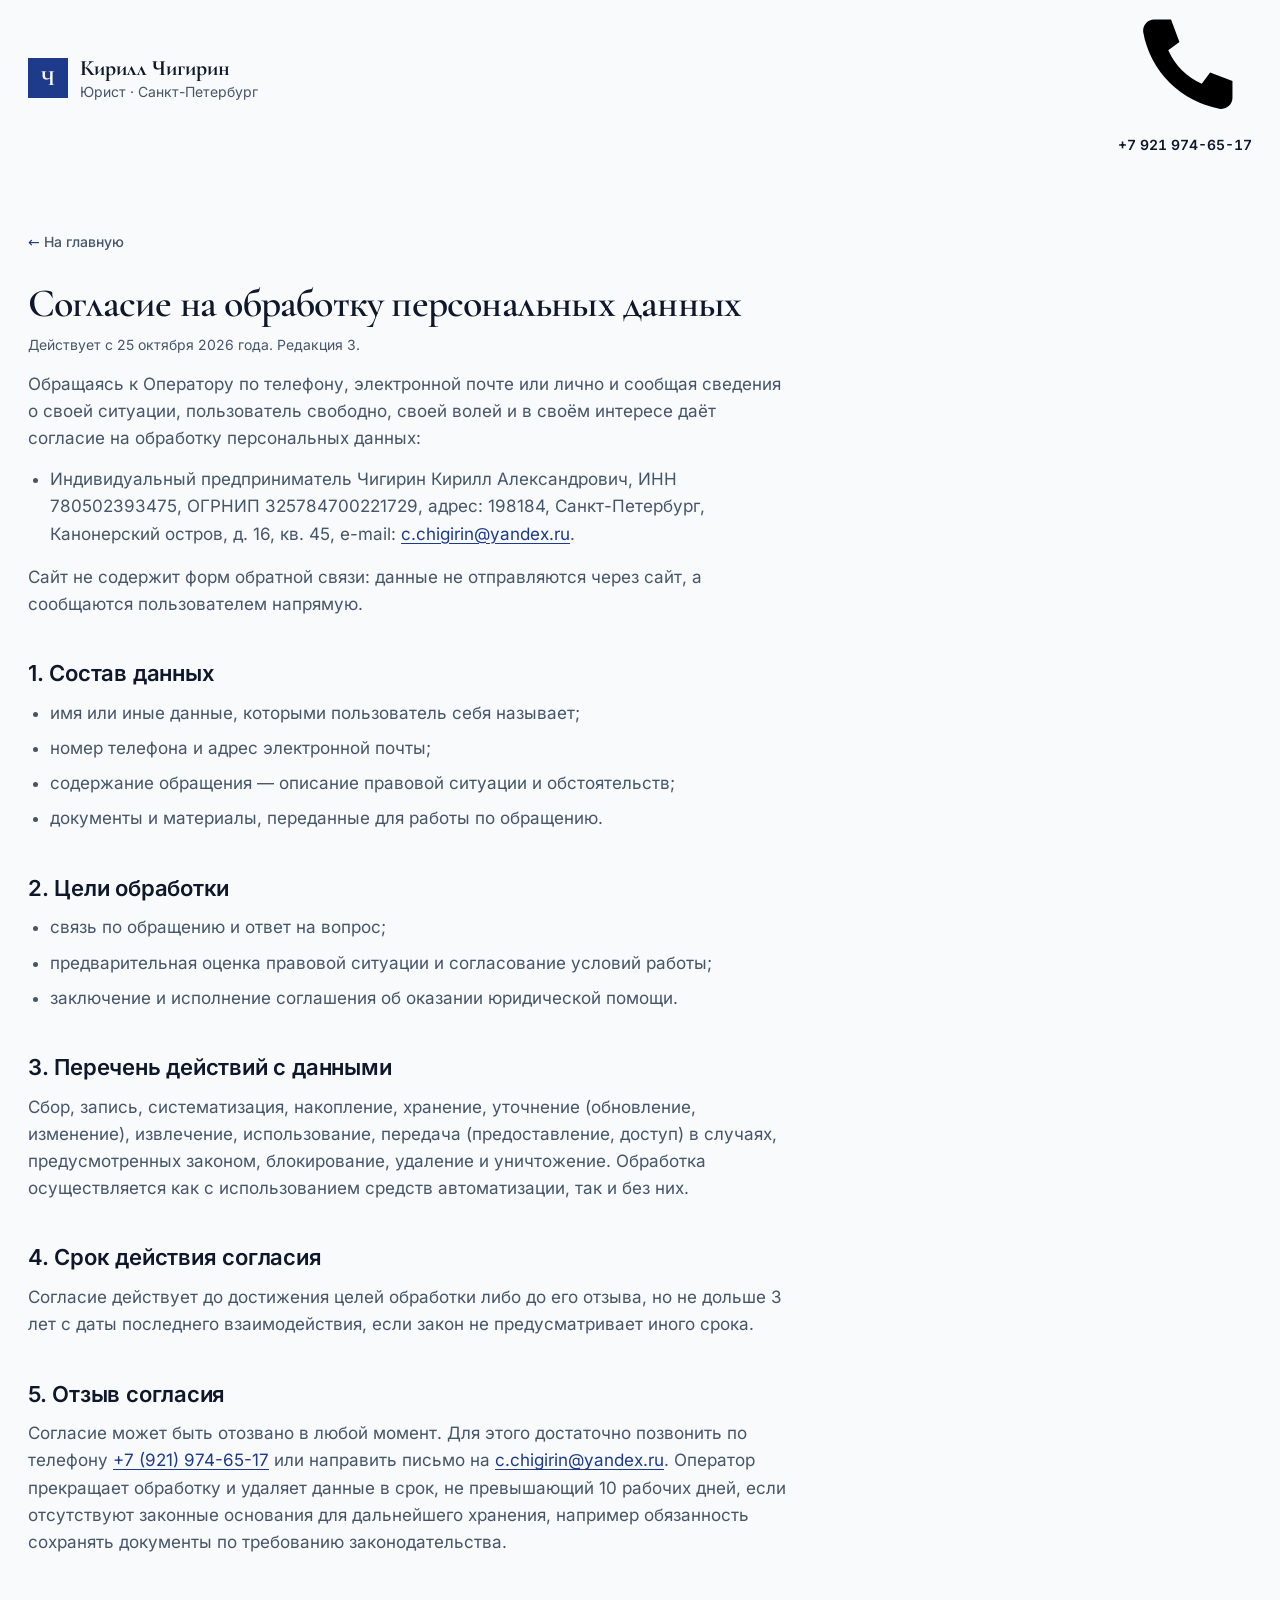
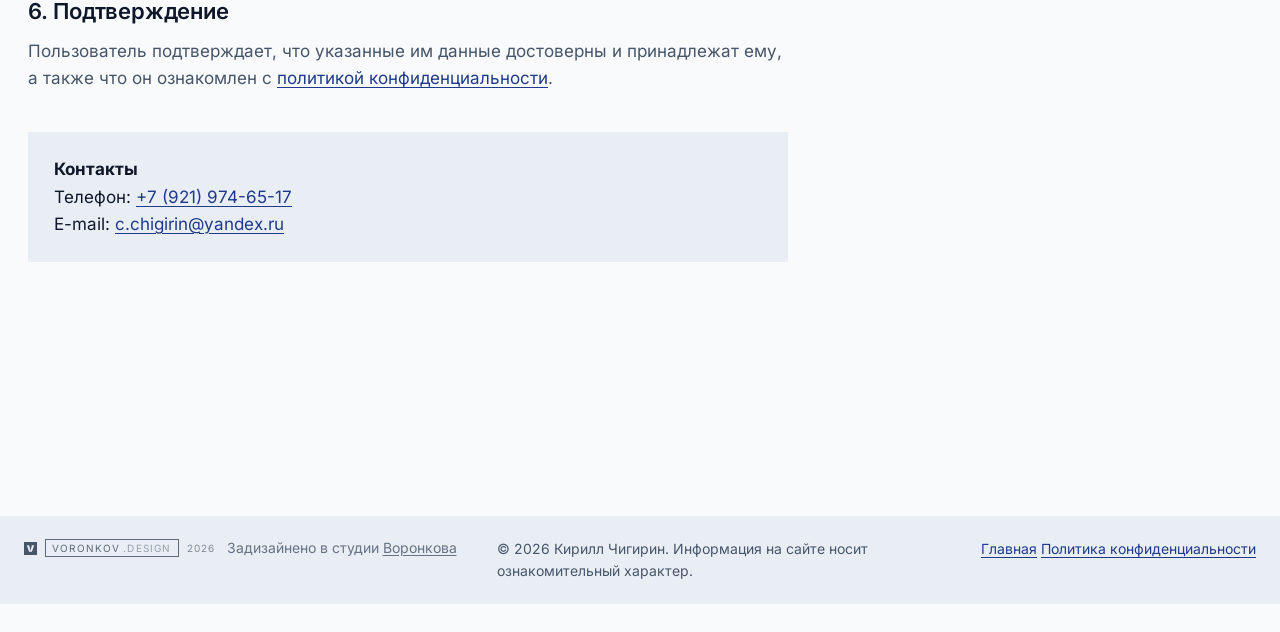
<file: consent.html>
<!doctype html>
<html lang="ru">
<head>
<meta charset="utf-8">
<meta name="viewport" content="width=device-width, initial-scale=1">

<title>Согласие на обработку персональных данных — Кирилл Чигирин</title>
<meta name="description" content="Согласие на обработку персональных данных при обращении к юристу Кириллу Чигирину: состав сведений, срок действия и порядок отзыва согласия.">
<meta name="robots" content="index,follow">
<meta name="theme-color" content="#f8fafc">
<link rel="canonical" href="https://askuyr.github.io/Chigirin/consent.html">

<meta property="og:type" content="article">
<meta property="og:site_name" content="Кирилл Чигирин — юрист">
<meta property="og:title" content="Согласие на обработку персональных данных — Кирилл Чигирин">
<meta property="og:url" content="https://askuyr.github.io/Chigirin/consent.html">
<meta property="og:locale" content="ru_RU">

<link rel="icon" href="assets/favicon.svg" type="image/svg+xml">
<link rel="apple-touch-icon" href="assets/apple-touch-icon.png">
<link rel="stylesheet" href="assets/styles.css">
</head>
<body>

<a class="skip-link" href="#main">Перейти к содержанию</a>

<header class="site-header">
  <div class="wrap header-inner">
    <a class="brand" href="index.html">
      <span class="brand__mark" aria-hidden="true">Ч</span>
      <span class="brand__text">
        <span class="brand__name">Кирилл Чигирин</span>
        <span class="brand__role">Юрист · Санкт-Петербург</span>
      </span>
    </a>
    <div class="header-actions">
      <a class="header-phone" href="tel:+79219746517" aria-label="Позвонить: +7 921 974-65-17">
        <svg viewBox="0 0 24 24" aria-hidden="true"><path d="M6.5 3.5h3l1.5 4-2 1.5a12 12 0 0 0 6 6l1.5-2 4 1.5v3a2 2 0 0 1-2.2 2A17 17 0 0 1 4.5 5.7 2 2 0 0 1 6.5 3.5Z"/></svg>
        <span>+7 921 974-65-17</span>
      </a>
    </div>
  </div>
</header>

<main id="main" class="legal">
  <div class="wrap">
    <a class="legal__back" href="index.html">На главную</a>

    <article class="prose">
      <h1>Согласие на обработку персональных данных</h1>
      <p class="legal-meta">Действует с 25 октября 2026 года. Редакция 3.</p>

      <p>Обращаясь к Оператору по телефону, электронной почте или лично и сообщая сведения о своей ситуации, пользователь свободно, своей волей и в своём интересе даёт согласие на обработку персональных данных:</p>
      <ul>
        <li>Индивидуальный предприниматель Чигирин Кирилл Александрович, ИНН 780502393475, ОГРНИП 325784700221729, адрес: 198184, Санкт-Петербург, Канонерский остров, д. 16, кв. 45, e-mail: <a href="mailto:c.chigirin@yandex.ru">c.chigirin@yandex.ru</a>.</li>
      </ul>
      <p>Сайт не содержит форм обратной связи: данные не отправляются через сайт, а сообщаются пользователем напрямую.</p>

      <h2>1. Состав данных</h2>
      <ul>
        <li>имя или иные данные, которыми пользователь себя называет;</li>
        <li>номер телефона и адрес электронной почты;</li>
        <li>содержание обращения — описание правовой ситуации и обстоятельств;</li>
        <li>документы и материалы, переданные для работы по обращению.</li>
      </ul>

      <h2>2. Цели обработки</h2>
      <ul>
        <li>связь по обращению и ответ на вопрос;</li>
        <li>предварительная оценка правовой ситуации и согласование условий работы;</li>
        <li>заключение и исполнение соглашения об оказании юридической помощи.</li>
      </ul>

      <h2>3. Перечень действий с данными</h2>
      <p>Сбор, запись, систематизация, накопление, хранение, уточнение (обновление, изменение), извлечение, использование, передача (предоставление, доступ) в случаях, предусмотренных законом, блокирование, удаление и уничтожение. Обработка осуществляется как с использованием средств автоматизации, так и без них.</p>

      <h2>4. Срок действия согласия</h2>
      <p>Согласие действует до достижения целей обработки либо до его отзыва, но не дольше 3 лет с даты последнего взаимодействия, если закон не предусматривает иного срока.</p>

      <h2>5. Отзыв согласия</h2>
      <p>Согласие может быть отозвано в любой момент. Для этого достаточно позвонить по телефону <a href="tel:+79219746517">+7 (921) 974-65-17</a> или направить письмо на <a href="mailto:c.chigirin@yandex.ru">c.chigirin@yandex.ru</a>. Оператор прекращает обработку и удаляет данные в срок, не превышающий 10 рабочих дней, если отсутствуют законные основания для дальнейшего хранения, например обязанность сохранять документы по требованию законодательства.</p>

      <h2>6. Подтверждение</h2>
      <p>Пользователь подтверждает, что указанные им данные достоверны и принадлежат ему, а также что он ознакомлен с <a href="privacy.html">политикой конфиденциальности</a>.</p>

      <div class="legal-contact">
        <strong>Контакты</strong><br>
        Телефон: <a href="tel:+79219746517">+7 (921) 974-65-17</a><br>
        E-mail: <a href="mailto:c.chigirin@yandex.ru">c.chigirin@yandex.ru</a>
      </div>
    </article>
  </div>
</main>

<footer class="site-footer">
  <div class="wrap footer-bottom">
      <vd-stamp year="2026"></vd-stamp>
    <p>© 2026 Кирилл Чигирин. Информация на сайте носит ознакомительный характер.</p>
    <nav class="footer-legal" aria-label="Правовая информация">
      <a href="index.html">Главная</a>
      <a href="privacy.html">Политика конфиденциальности</a>
    </nav>
  </div>
</footer>


<script src="assets/vd-stamp.js" defer></script>
</body>
</html>
</file>
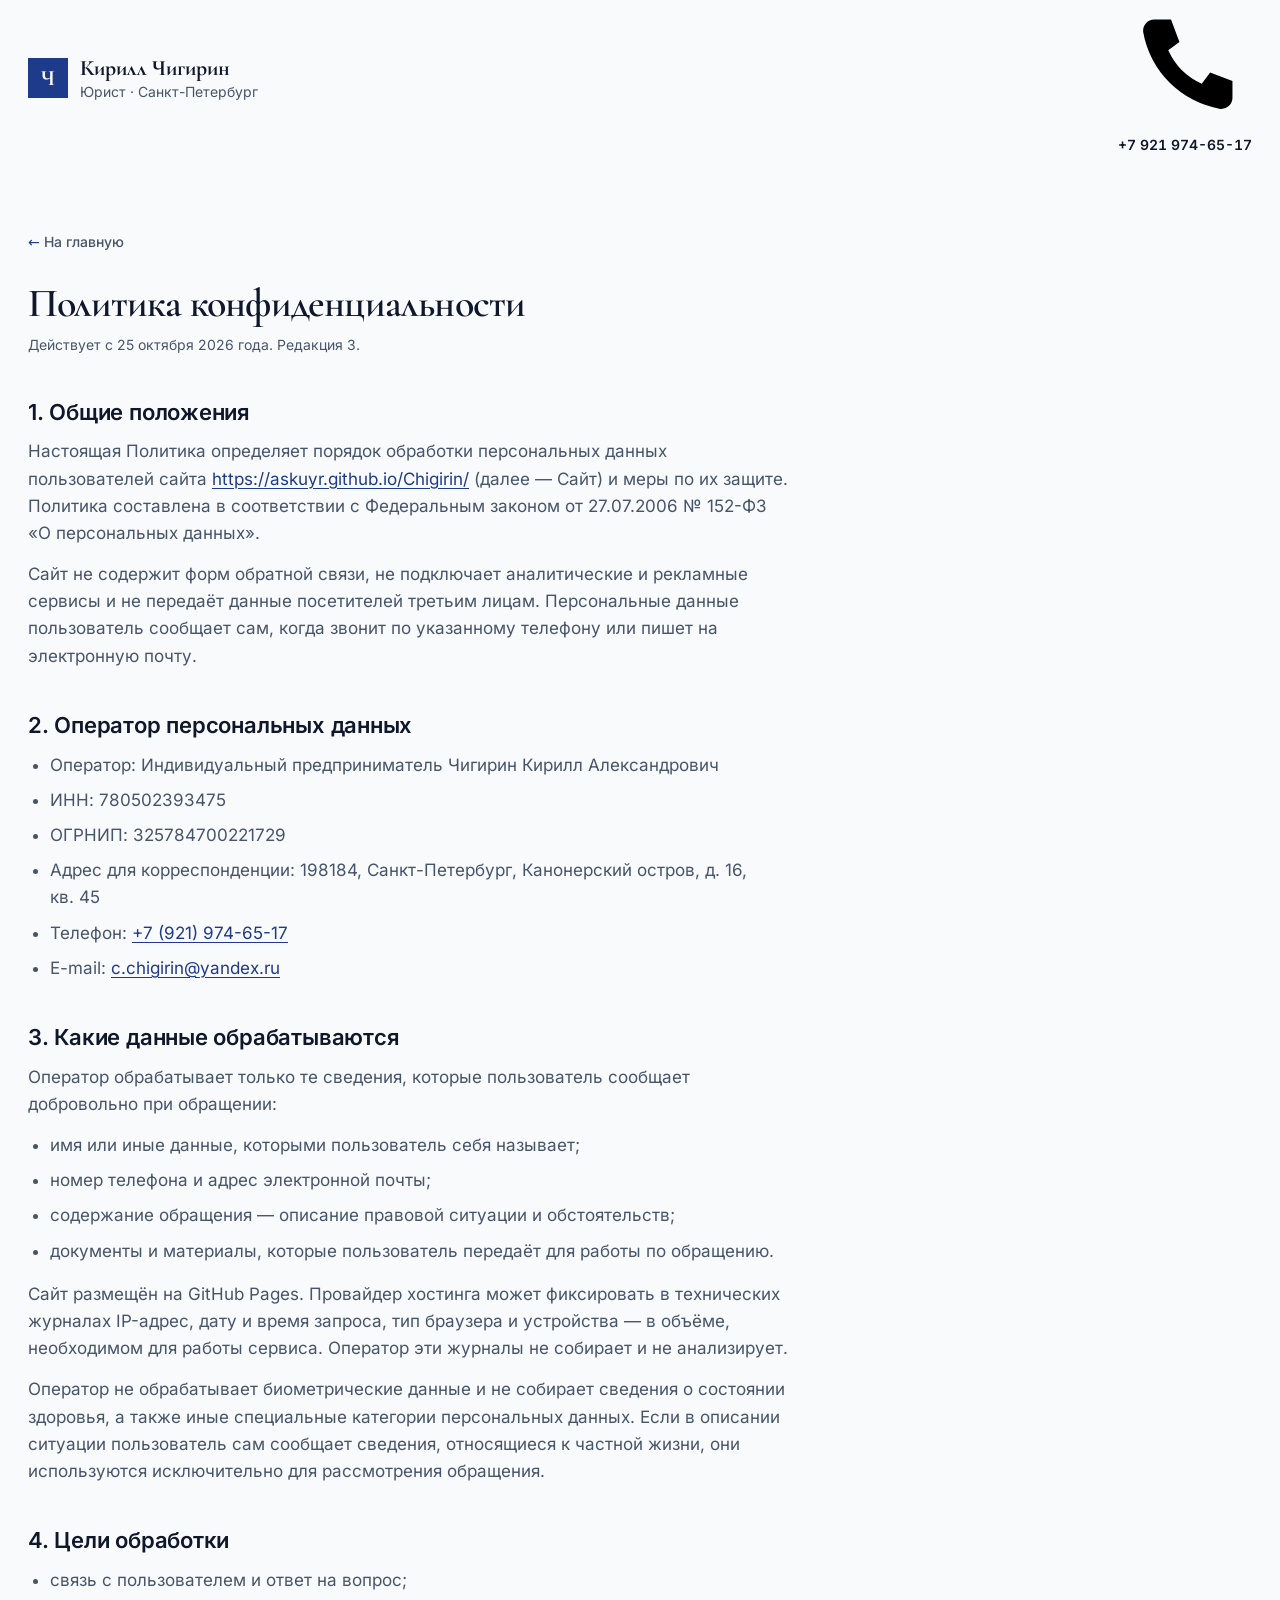
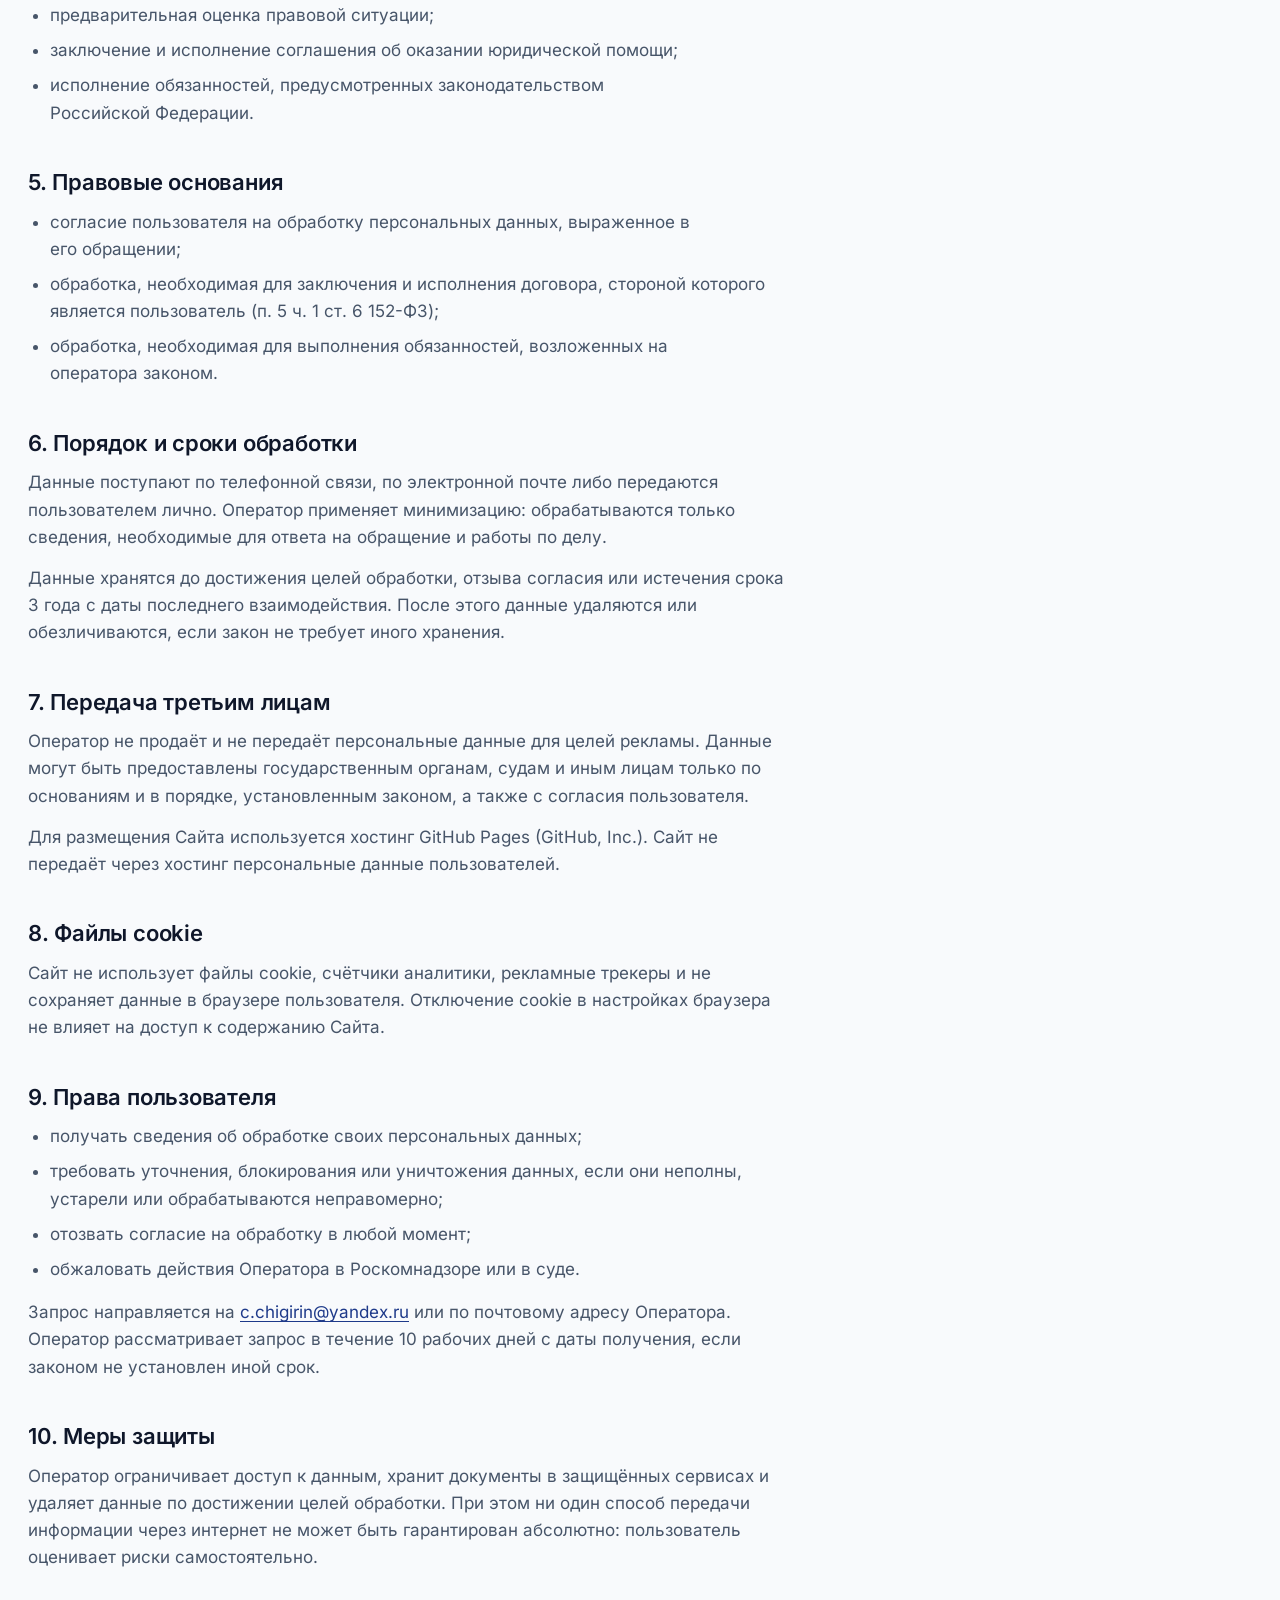
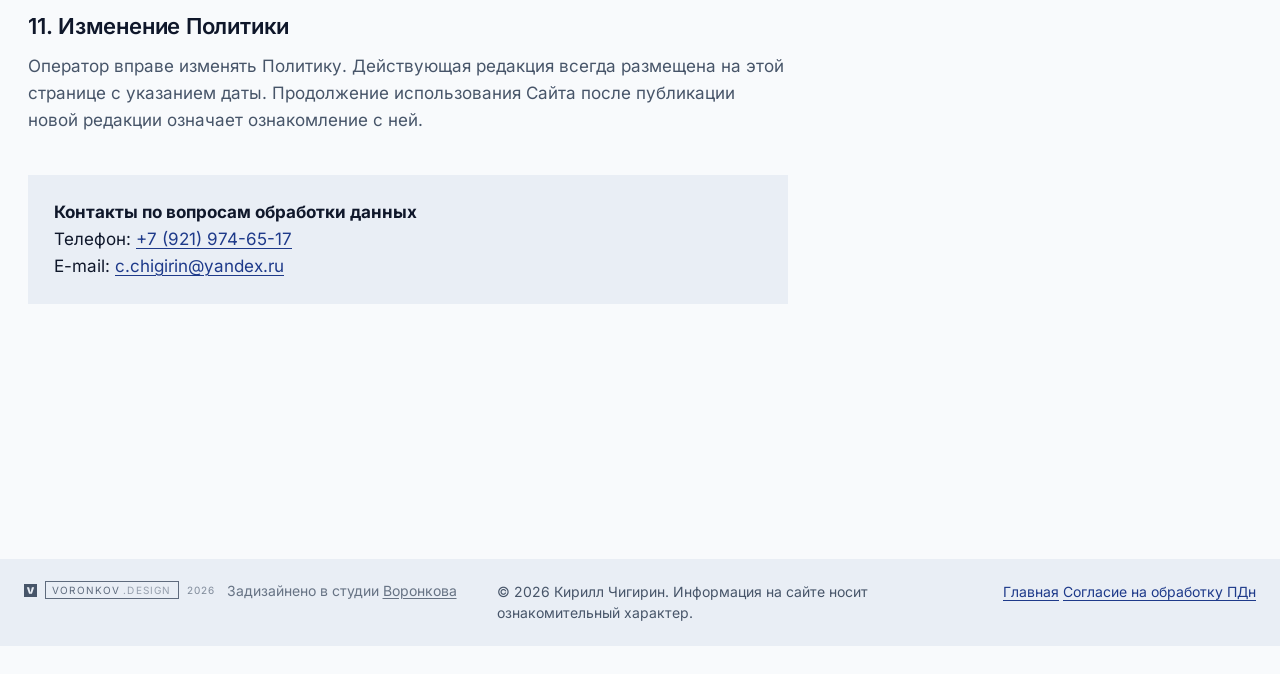
<file: privacy.html>
<!doctype html>
<html lang="ru">
<head>
<meta charset="utf-8">
<meta name="viewport" content="width=device-width, initial-scale=1">

<title>Политика конфиденциальности — Кирилл Чигирин, юрист</title>
<meta name="description" content="Политика конфиденциальности юриста Кирилла Чигирина: какие данные обрабатываются, цели и сроки обработки, права пользователя и порядок отзыва согласия.">
<meta name="robots" content="index,follow">
<meta name="theme-color" content="#f8fafc">
<link rel="canonical" href="https://askuyr.github.io/Chigirin/privacy.html">

<meta property="og:type" content="article">
<meta property="og:site_name" content="Кирилл Чигирин — юрист">
<meta property="og:title" content="Политика конфиденциальности — Кирилл Чигирин">
<meta property="og:description" content="Порядок обработки персональных данных на сайте юриста Кирилла Чигирина.">
<meta property="og:url" content="https://askuyr.github.io/Chigirin/privacy.html">
<meta property="og:locale" content="ru_RU">

<link rel="icon" href="assets/favicon.svg" type="image/svg+xml">
<link rel="apple-touch-icon" href="assets/apple-touch-icon.png">
<link rel="stylesheet" href="assets/styles.css">
</head>
<body>

<a class="skip-link" href="#main">Перейти к содержанию</a>

<header class="site-header">
  <div class="wrap header-inner">
    <a class="brand" href="index.html">
      <span class="brand__mark" aria-hidden="true">Ч</span>
      <span class="brand__text">
        <span class="brand__name">Кирилл Чигирин</span>
        <span class="brand__role">Юрист · Санкт-Петербург</span>
      </span>
    </a>
    <div class="header-actions">
      <a class="header-phone" href="tel:+79219746517" aria-label="Позвонить: +7 921 974-65-17">
        <svg viewBox="0 0 24 24" aria-hidden="true"><path d="M6.5 3.5h3l1.5 4-2 1.5a12 12 0 0 0 6 6l1.5-2 4 1.5v3a2 2 0 0 1-2.2 2A17 17 0 0 1 4.5 5.7 2 2 0 0 1 6.5 3.5Z"/></svg>
        <span>+7 921 974-65-17</span>
      </a>
    </div>
  </div>
</header>

<main id="main" class="legal">
  <div class="wrap">
    <a class="legal__back" href="index.html">На главную</a>

    <article class="prose">
      <h1>Политика конфиденциальности</h1>
      <p class="legal-meta">Действует с 25 октября 2026 года. Редакция 3.</p>

      <h2>1. Общие положения</h2>
      <p>Настоящая Политика определяет порядок обработки персональных данных пользователей сайта <a href="https://askuyr.github.io/Chigirin/">https://askuyr.github.io/Chigirin/</a> (далее — Сайт) и меры по их защите. Политика составлена в соответствии с Федеральным законом от 27.07.2006 № 152-ФЗ «О персональных данных».</p>
      <p>Сайт не содержит форм обратной связи, не подключает аналитические и рекламные сервисы и не передаёт данные посетителей третьим лицам. Персональные данные пользователь сообщает сам, когда звонит по указанному телефону или пишет на электронную почту.</p>

      <h2>2. Оператор персональных данных</h2>
      <ul>
        <li>Оператор: Индивидуальный предприниматель Чигирин Кирилл Александрович</li>
        <li>ИНН: 780502393475</li>
        <li>ОГРНИП: 325784700221729</li>
        <li>Адрес для корреспонденции: 198184, Санкт-Петербург, Канонерский остров, д. 16, кв. 45</li>
        <li>Телефон: <a href="tel:+79219746517">+7 (921) 974-65-17</a></li>
        <li>E-mail: <a href="mailto:c.chigirin@yandex.ru">c.chigirin@yandex.ru</a></li>
      </ul>

      <h2>3. Какие данные обрабатываются</h2>
      <p>Оператор обрабатывает только те сведения, которые пользователь сообщает добровольно при обращении:</p>
      <ul>
        <li>имя или иные данные, которыми пользователь себя называет;</li>
        <li>номер телефона и адрес электронной почты;</li>
        <li>содержание обращения — описание правовой ситуации и обстоятельств;</li>
        <li>документы и материалы, которые пользователь передаёт для работы по обращению.</li>
      </ul>
      <p>Сайт размещён на GitHub Pages. Провайдер хостинга может фиксировать в технических журналах IP-адрес, дату и время запроса, тип браузера и устройства — в объёме, необходимом для работы сервиса. Оператор эти журналы не собирает и не анализирует.</p>
      <p>Оператор не обрабатывает биометрические данные и не собирает сведения о состоянии здоровья, а также иные специальные категории персональных данных. Если в описании ситуации пользователь сам сообщает сведения, относящиеся к частной жизни, они используются исключительно для рассмотрения обращения.</p>

      <h2>4. Цели обработки</h2>
      <ul>
        <li>связь с пользователем и ответ на вопрос;</li>
        <li>предварительная оценка правовой ситуации;</li>
        <li>заключение и исполнение соглашения об оказании юридической помощи;</li>
        <li>исполнение обязанностей, предусмотренных законодательством Российской Федерации.</li>
      </ul>

      <h2>5. Правовые основания</h2>
      <ul>
        <li>согласие пользователя на обработку персональных данных, выраженное в его обращении;</li>
        <li>обработка, необходимая для заключения и исполнения договора, стороной которого является пользователь (п. 5 ч. 1 ст. 6 152-ФЗ);</li>
        <li>обработка, необходимая для выполнения обязанностей, возложенных на оператора законом.</li>
      </ul>

      <h2>6. Порядок и сроки обработки</h2>
      <p>Данные поступают по телефонной связи, по электронной почте либо передаются пользователем лично. Оператор применяет минимизацию: обрабатываются только сведения, необходимые для ответа на обращение и работы по делу.</p>
      <p>Данные хранятся до достижения целей обработки, отзыва согласия или истечения срока 3 года с даты последнего взаимодействия. После этого данные удаляются или обезличиваются, если закон не требует иного хранения.</p>

      <h2>7. Передача третьим лицам</h2>
      <p>Оператор не продаёт и не передаёт персональные данные для целей рекламы. Данные могут быть предоставлены государственным органам, судам и иным лицам только по основаниям и в порядке, установленным законом, а также с согласия пользователя.</p>
      <p>Для размещения Сайта используется хостинг GitHub Pages (GitHub, Inc.). Сайт не передаёт через хостинг персональные данные пользователей.</p>

      <h2>8. Файлы cookie</h2>
      <p>Сайт не использует файлы cookie, счётчики аналитики, рекламные трекеры и не сохраняет данные в браузере пользователя. Отключение cookie в настройках браузера не влияет на доступ к содержанию Сайта.</p>

      <h2>9. Права пользователя</h2>
      <ul>
        <li>получать сведения об обработке своих персональных данных;</li>
        <li>требовать уточнения, блокирования или уничтожения данных, если они неполны, устарели или обрабатываются неправомерно;</li>
        <li>отозвать согласие на обработку в любой момент;</li>
        <li>обжаловать действия Оператора в Роскомнадзоре или в суде.</li>
      </ul>
      <p>Запрос направляется на <a href="mailto:c.chigirin@yandex.ru">c.chigirin@yandex.ru</a> или по почтовому адресу Оператора. Оператор рассматривает запрос в течение 10 рабочих дней с даты получения, если законом не установлен иной срок.</p>

      <h2>10. Меры защиты</h2>
      <p>Оператор ограничивает доступ к данным, хранит документы в защищённых сервисах и удаляет данные по достижении целей обработки. При этом ни один способ передачи информации через интернет не может быть гарантирован абсолютно: пользователь оценивает риски самостоятельно.</p>

      <h2>11. Изменение Политики</h2>
      <p>Оператор вправе изменять Политику. Действующая редакция всегда размещена на этой странице с указанием даты. Продолжение использования Сайта после публикации новой редакции означает ознакомление с ней.</p>

      <div class="legal-contact">
        <strong>Контакты по вопросам обработки данных</strong><br>
        Телефон: <a href="tel:+79219746517">+7 (921) 974-65-17</a><br>
        E-mail: <a href="mailto:c.chigirin@yandex.ru">c.chigirin@yandex.ru</a>
      </div>
    </article>
  </div>
</main>

<footer class="site-footer">
  <div class="wrap footer-bottom">
      <vd-stamp year="2026"></vd-stamp>
    <p>© 2026 Кирилл Чигирин. Информация на сайте носит ознакомительный характер.</p>
    <nav class="footer-legal" aria-label="Правовая информация">
      <a href="index.html">Главная</a>
      <a href="consent.html">Согласие на обработку ПДн</a>
    </nav>
  </div>
</footer>


<script src="assets/vd-stamp.js" defer></script>
</body>
</html>
</file>
<file: assets/vendor/lenis.css>
html.lenis,
html.lenis body {
  height: auto;
}

.lenis:not(.lenis-autoToggle).lenis-stopped {
  overflow: clip;
}

.lenis [data-lenis-prevent],
.lenis [data-lenis-prevent-wheel],
.lenis [data-lenis-prevent-touch],
.lenis [data-lenis-prevent-vertical],
.lenis [data-lenis-prevent-horizontal] {
  overscroll-behavior: contain;
}

.lenis.lenis-smooth iframe {
  pointer-events: none;
}

.lenis.lenis-autoToggle {
  transition-property: overflow;
  transition-duration: 1ms;
  transition-behavior: allow-discrete;
}
</file>
<file: assets/styles.css>
/* =========================================================
   Кирилл Чигирин, юрист. Айдентика 2026: бумага, синий и янтарь.
   Настройки: смелость 5/10, анимация 7/10, плотность 7/10.
   Одна сетка, один шрифт для текста, один для заголовков.
   ========================================================= */

/* ---------- Fonts ---------- */
@font-face {
  font-family: 'Cormorant Garamond';
  font-style: normal;
  font-weight: 400 700;
  font-display: swap;
  src: url('fonts/cormorant-garamond-var-cyrillic.woff2') format('woff2');
  unicode-range: U+0301, U+0400-045F, U+0490-0491, U+04B0-04B1, U+2116;
}
@font-face {
  font-family: 'Cormorant Garamond';
  font-style: normal;
  font-weight: 400 700;
  font-display: swap;
  src: url('fonts/cormorant-garamond-var-latin.woff2') format('woff2');
  unicode-range: U+0000-00FF, U+0131, U+0152-0153, U+02BB-02BC, U+02C6, U+02DA, U+02DC, U+0304, U+0308, U+0329, U+2000-206F, U+20AC, U+2122, U+2191, U+2193, U+2212, U+2215, U+FEFF, U+FFFD;
}
@font-face {
  font-family: 'Inter';
  font-style: normal;
  font-weight: 400 700;
  font-display: swap;
  src: url('fonts/inter-var-cyrillic.woff2') format('woff2');
  unicode-range: U+0301, U+0400-045F, U+0490-0491, U+04B0-04B1, U+2116;
}
@font-face {
  font-family: 'Inter';
  font-style: normal;
  font-weight: 400 700;
  font-display: swap;
  src: url('fonts/inter-var-latin.woff2') format('woff2');
  unicode-range: U+0000-00FF, U+0131, U+0152-0153, U+02BB-02BC, U+02C6, U+02DA, U+02DC, U+0304, U+0308, U+0329, U+2000-206F, U+20AC, U+2122, U+2191, U+2193, U+2212, U+2215, U+FEFF, U+FFFD;
}

/* ---------- Tokens ---------- */
:root {
  --paper: #f8fafc;
  --paper-2: #e9eef5;
  --ink: #0f172a;
  --ink-soft: #475569;
  --blue: #1e3a8a;
  --blue-deep: #172554;
  --blue-soft: #dbe4f3;
  --accent: #b45309;
  --accent-deep: #8a3f07;

  --font-sans: 'Inter', system-ui, -apple-system, 'Segoe UI', Roboto, Arial, sans-serif;
  --font-serif: 'Cormorant Garamond', 'Times New Roman', Georgia, serif;

  --step-sm: 0.875rem;
  --step-body: 1.0625rem;
  --step-lead: 1.375rem;
  --step-head: clamp(1.875rem, 1.2rem + 1.9vw, 2.5rem);
  --step-subhead: clamp(1.625rem, 1.45rem + .55vw, 1.75rem);
  --step-display: clamp(3rem, 1.9rem + 5.1vw, 5.75rem);

  --wrap: 1240px;
  --gap: 28px;
  --header-h: 76px;
  --ease: cubic-bezier(.22, .61, .36, 1);
}

/* ---------- Base ---------- */
*, *::before, *::after { box-sizing: border-box; }

html {
  background: var(--paper);
  scroll-behavior: smooth;
  scroll-padding-top: calc(var(--header-h) + 24px);
  -webkit-text-size-adjust: 100%;
}

body {
  margin: 0;
  font-kerning: normal;
  font-feature-settings: "kern" 1, "liga" 1, "calt" 1;
  hanging-punctuation: first last;
  max-width: 1600px;
  margin-inline: auto;
  background: var(--paper);
  color: var(--ink);
  font-family: var(--font-sans);
  font-size: var(--step-body);
  line-height: 1.6;
  letter-spacing: 0;
  text-rendering: optimizeLegibility;
}

img { max-width: 100%; display: block; }

h1, h2, h3, h4, p, ul, ol, dl, dd, figure { margin: 0; }
ul, ol { padding: 0; list-style: none; }

a {
  color: var(--blue);
  text-decoration: underline;
  text-decoration-thickness: 1px;
  text-underline-offset: 3px;
  transition: color .2s var(--ease), text-decoration-color .2s var(--ease);
}
a:hover { color: var(--blue-deep); text-decoration-thickness: 2px; }

::selection { background: var(--blue); color: var(--paper); }

:focus-visible {
  outline: 2px solid var(--blue);
  outline-offset: 3px;
}

.contact :focus-visible,
.price-panel :focus-visible {
  outline-color: var(--paper);
}

svg { display: block; }

.wrap {
  width: 100%;
  padding-inline: var(--gap);
  margin-inline: auto;
}

html.lenis { scroll-behavior: auto; scroll-padding-top: 0; }

.skip-link {
  position: fixed;
  left: 16px;
  top: -80px;
  z-index: 200;
  padding: 12px 20px;
  background: var(--blue);
  color: var(--paper);
  font-size: var(--step-sm);
  font-weight: 600;
  text-decoration: none;
  transition: top .2s;
}
.skip-link:focus { top: 12px; color: var(--paper); }

/* ---------- Типографика ---------- */
h1, h2, h3, .footer-brand {
  font-family: var(--font-serif);
  font-weight: 600;
  color: var(--ink);
}

h1 {
  font-size: var(--step-display);
  line-height: .96;
  letter-spacing: -.02em;
  text-wrap: balance;
}

h2 {
  font-size: var(--step-head);
  line-height: 1.08;
  letter-spacing: -.01em;
  text-wrap: balance;
}

h3 { line-height: 1.15; text-wrap: balance; }

.lead {
  font-size: var(--step-lead);
  line-height: 1.42;
  color: var(--ink);
  max-width: 46ch;
}

p, li, dd { text-wrap: pretty; }

.about p, .faq-text p, .service p, .case p {
  hyphens: auto;
  hyphenate-limit-chars: 7 3 3;
}

.note {
  font-size: var(--step-sm);
  line-height: 1.55;
  color: var(--ink-soft);
  max-width: 62ch;
}

.nowrap { white-space: nowrap; }

.subhead {
  margin-top: clamp(36px, 5vw, 56px);
  font-family: var(--font-sans);
  font-size: var(--step-lead);
  font-weight: 600;
  line-height: 1.3;
}

/* ---------- Кнопки и ссылки-действия ---------- */
.btn {
  display: inline-flex;
  white-space: nowrap;
  align-items: center;
  justify-content: center;
  min-height: 48px;
  padding: 13px 24px;
  border: 0;
  border-radius: 0;
  font: inherit;
  font-size: var(--step-body);
  font-weight: 600;
  line-height: 1.25;
  text-align: center;
  text-decoration: none;
  cursor: pointer;
  transition: background .2s var(--ease), color .2s var(--ease), transform .15s var(--ease);
}

.btn--primary { background: var(--accent); color: #fff; }
.btn--primary:hover { background: var(--accent-deep); color: #fff; }
.btn:active { transform: translateY(1px); }

.btn--paper { background: var(--paper); color: var(--blue); }
.btn--paper:hover { background: #fff; color: var(--blue-deep); }

.link-plain {
  font-size: var(--step-body);
  font-weight: 500;
  color: var(--ink);
  text-decoration-color: var(--blue);
  text-decoration-thickness: 2px;
}
.link-plain:hover { color: var(--blue); }

/* ---------- Header ---------- */
.site-header {
  position: relative;
  z-index: 100;
  background: var(--paper);
}

.header-inner {
  display: flex;
  align-items: center;
  gap: 28px;
  min-height: var(--header-h);
}

.brand {
  display: inline-flex;
  align-items: center;
  gap: 12px;
  flex: none;
  color: var(--ink);
  text-decoration: none;
}
.brand:hover { color: var(--ink); }
.brand__mark {
  display: grid;
  place-items: center;
  width: 40px;
  height: 40px;
  background: var(--blue);
  color: var(--paper);
  font-family: var(--font-serif);
  font-size: 1.375rem;
  font-weight: 700;
  line-height: 1;
}
.brand__text { display: flex; flex-direction: column; line-height: 1.15; }
.brand__name {
  font-family: var(--font-serif);
  font-size: 1.375rem;
  font-weight: 700;
  letter-spacing: -.005em;
}
.brand__role {
  margin-top: 3px;
  font-size: var(--step-sm);
  color: var(--ink-soft);
}

.nav {
  display: flex;
  gap: 22px;
  margin-inline: auto;
}
.nav a {
  font-size: var(--step-sm);
  font-weight: 500;
  color: var(--ink);
  text-decoration: none;
}
.nav a:hover { color: var(--blue); text-decoration: underline; text-underline-offset: 4px; }
.nav a[aria-current="true"] { color: var(--blue); text-decoration: underline; text-decoration-thickness: 2px; text-underline-offset: 5px; }

.header-actions {
  display: flex;
  align-items: center;
  gap: 20px;
  margin-left: auto;
}
.header-phone {
  font-size: var(--step-sm);
  font-variant-numeric: tabular-nums lining-nums;
  font-weight: 600;
  color: var(--ink);
  text-decoration: none;
  white-space: nowrap;
}
.header-phone:hover { color: var(--blue); }
.header-actions .btn { min-height: 44px; padding: 11px 20px; font-size: var(--step-sm); }

.menu-toggle {
  display: none;
  align-items: center;
  gap: 10px;
  padding: 10px 0;
  background: none;
  border: 0;
  color: var(--ink);
  font: inherit;
  font-size: var(--step-sm);
  font-weight: 500;
  cursor: pointer;
}
.menu-toggle__bars {
  position: relative;
  width: 22px;
  height: 2px;
  background: var(--blue);
  transition: background .2s;
}
.menu-toggle__bars::before,
.menu-toggle__bars::after {
  content: "";
  position: absolute;
  left: 0;
  width: 22px;
  height: 2px;
  background: var(--blue);
  transition: transform .25s var(--ease), top .25s var(--ease);
}
.menu-toggle__bars::before { top: -7px; }
.menu-toggle__bars::after { top: 7px; }
.menu-toggle[aria-expanded="true"] .menu-toggle__bars { background: transparent; }
.menu-toggle[aria-expanded="true"] .menu-toggle__bars::before { top: 0; transform: rotate(45deg); }
.menu-toggle[aria-expanded="true"] .menu-toggle__bars::after { top: 0; transform: rotate(-45deg); }

/* ---------- Первый экран: портрет только сверху ---------- */
.hero-grid {
  display: grid;
  grid-template-columns: minmax(0, 1.06fr) minmax(0, 0.94fr);
  align-items: stretch;
  min-height: calc(100svh - var(--header-h));
}

.hero-copy {
  display: flex;
  flex-direction: column;
  justify-content: center;
  min-width: 0;
  padding: clamp(32px, 6vh, 64px) var(--gap) clamp(40px, 7vh, 80px) 0;
}

.hero h1 { max-width: 12ch; }

.hero-role {
  margin-top: 18px;
  font-size: var(--step-lead);
  font-weight: 500;
  line-height: 1.3;
  max-width: 52ch;
}

.hero-lead {
  margin-top: 22px;
  max-width: 42ch;
  color: var(--ink-soft);
}

.hero-actions {
  display: flex;
  flex-wrap: wrap;
  align-items: center;
  gap: 18px 28px;
  margin-top: 34px;
}

.hero-facts {
  display: grid;
  grid-template-columns: repeat(3, minmax(0, 1fr));
  gap: 26px;
  margin-top: clamp(36px, 6vh, 68px);
}
.hero-facts strong {
  display: block;
  margin-bottom: 5px;
  font-size: var(--step-sm);
  font-weight: 600;
  color: var(--blue);
}
.hero-facts span {
  display: block;
  font-size: var(--step-sm);
  line-height: 1.5;
  color: var(--ink-soft);
}

.hero-portrait {
  align-self: stretch;
  padding: 24px 0 var(--gap);
}
.hero-portrait__frame {
  position: relative;
  height: 100%;
  overflow: hidden;
  background: var(--paper-2);
}
.hero-portrait__frame img {
  width: 100%;
  height: 100%;
  object-fit: cover;
  object-position: 50% 32%;
  transform: translate3d(0, var(--px, 0px), 0) scale(1.06);
  will-change: transform;
}

/* ---------- О практике ---------- */
.about-grid {
  display: grid;
  grid-template-columns: minmax(0, 7fr) minmax(0, 5fr);
  gap: clamp(40px, 6vw, 88px);
  align-items: start;
}
.about-copy h2 { margin-bottom: 22px; }
.about p {
  max-width: 46ch;
  margin-top: 14px;
  color: var(--ink-soft);
}
.about .lead { margin-top: 0; color: var(--ink); }
.about p b { color: var(--ink); }
.about .lead::first-letter {
  float: left;
  padding: .06em .12em 0 0;
  font-family: var(--font-serif);
  font-size: 3.9em;
  font-weight: 600;
  line-height: .72;
  color: var(--blue);
}
.about__note {
  padding: 18px 20px;
  background: var(--paper-2);
  color: var(--ink) !important;
}

.about-side .facts { margin-top: 0; }
.about-side .map-plate { margin-top: 32px; }

.facts {
  display: grid;
  gap: 18px;
  margin-top: 32px;
  max-width: 52ch;
}
.facts div { display: grid; grid-template-columns: 150px minmax(0, 1fr); gap: 20px; }
.facts dt { font-size: var(--step-sm); font-weight: 600; color: var(--blue); }
.facts dd { font-size: var(--step-sm); line-height: 1.55; color: var(--ink-soft); }

.map-plate { margin-top: 36px; }
.map-plate img {
  width: 100%;
  height: auto;
  filter: grayscale(1) contrast(1.02);
}
.map-plate figcaption {
  display: flex;
  font-family: var(--font-serif);
  font-size: var(--step-body);
  flex-wrap: wrap;
  justify-content: space-between;
  gap: 6px 18px;
  margin-top: 12px;
  color: var(--ink-soft);
}

/* ---------- Порядок работы ---------- */
.process-grid {
  display: grid;
  grid-template-columns: minmax(0, 5fr) minmax(0, 7fr);
  grid-template-areas:
    "head steps"
    "foot steps";
  gap: 20px clamp(40px, 6vw, 88px);
  align-items: start;
}
.process-head { grid-area: head; }
.process-head h2 { margin-bottom: 20px; }
.process-head .lead {
  max-width: 40ch;
  font-size: var(--step-body);
  line-height: 1.6;
  color: var(--ink-soft);
}
.process-foot {
  grid-area: foot;
  align-self: end;
  margin-top: 24px;
}

.steps {
  grid-area: steps;
  display: grid;
  gap: 24px;
  counter-reset: step;
}
.steps li {
  position: relative;
  padding-left: 46px;
  counter-increment: step;
}
.steps li::before {
  content: counter(step) ".";
  position: absolute;
  left: 0;
  top: -4px;
  font-family: var(--font-serif);
  font-size: var(--step-subhead);
  font-weight: 600;
  line-height: 1.1;
  color: var(--accent);
  font-variant-numeric: tabular-nums lining-nums;
}
.steps h3 { font-size: var(--step-lead); font-weight: 700; }
.steps p { margin-top: 6px; max-width: 44ch; font-size: var(--step-sm); color: var(--ink-soft); }

.process__out {
  padding: 18px 22px;
  background: var(--blue);
  color: var(--paper);
  font-size: var(--step-body);
  font-weight: 500;
}
.process .note { margin-top: 20px; }

/* ---------- Фотополоса ---------- */
.band { margin-top: clamp(56px, 8vw, 110px); }
.band__media {
  height: min(46vh, 480px);
  overflow: hidden;
  background: var(--paper-2);
}
.band__media img {
  width: 100%;
  height: 100%;
  object-fit: cover;
  object-position: 50% 28%;
  filter: grayscale(1) contrast(1.03);
  transform: translate3d(0, var(--px, 0px), 0) scale(1.08);
  will-change: transform;
}
.band figcaption {
  margin-top: 12px;
  font-family: var(--font-serif);
  font-size: var(--step-body);
  color: var(--ink-soft);
}

/* ---------- Секции ---------- */
.section { padding: clamp(64px, 8vw, 104px) 0; }
.section-head { max-width: 640px; }
.section-head h2 { margin-bottom: 20px; }
.section-head .note { margin-top: 22px; }

/* ---------- Услуги ---------- */
.services-grid { display: block; }
.services-grid .section-head { max-width: 760px; margin-bottom: clamp(36px, 5vw, 52px); }
.services-grid .section-head h2 { margin-bottom: 18px; }
.services-grid .lead { font-size: var(--step-body); line-height: 1.6; color: var(--ink-soft); }

.chooser { margin-top: 36px; }
.chooser__q { font-weight: 600; }
.chooser__opts {
  display: flex;
  flex-wrap: wrap;
  gap: 8px 22px;
  margin-top: 12px;
}
.chooser__opts a { font-size: var(--step-lead); font-weight: 500; color: var(--blue); }
.chooser__out {
  margin-top: 20px;
  padding: 16px 18px;
  background: var(--paper-2);
  font-size: var(--step-sm);
  line-height: 1.55;
  color: var(--ink);
}
.chooser__out[hidden] { display: none; }
.chooser__out:not([hidden]) { animation: answer-in .4s var(--ease) both; }
@keyframes answer-in {
  from { opacity: 0; transform: translateY(6px); }
  to { opacity: 1; transform: none; }
}

.services {
  display: grid;
  grid-template-columns: repeat(2, minmax(0, 1fr));
  gap: clamp(32px, 4vw, 48px) clamp(32px, 4vw, 56px);
}
.service { scroll-margin-top: calc(var(--header-h) + 24px); }
.service h3 { font-size: var(--step-subhead); }
.service p {
  max-width: 50ch;
  margin-top: 10px;
  color: var(--ink-soft);
}
.service p b { font-weight: 600; color: var(--ink); }

/* ---------- Практика ---------- */
.cases-grid {
  display: grid;
  grid-template-columns: minmax(0, 5fr) minmax(0, 7fr);
  gap: clamp(40px, 6vw, 88px);
  align-items: start;
  margin-top: 12px;
}
.cases-photo {
  position: sticky;
  top: calc(var(--header-h) + 32px);
}
.cases-photo img {
  width: 100%;
  aspect-ratio: 3 / 4;
  height: auto;
  object-fit: cover;
  object-position: 50% 44%;
  filter: grayscale(1) contrast(1.03);
}
.cases-photo figcaption {
  margin-top: 12px;
  font-family: var(--font-serif);
  font-size: var(--step-body);
  color: var(--ink-soft);
}

.cases { display: grid; gap: clamp(40px, 6vh, 64px); }
.case h3 { font-size: var(--step-subhead); }
.case__meta {
  margin-top: 10px;
  font-family: var(--font-serif);
  font-size: var(--step-body);
  line-height: 1.35;
  color: var(--ink-soft);
  font-variant-numeric: tabular-nums lining-nums;
}
.case p {
  max-width: 56ch;
  margin-top: 12px;
  color: var(--ink-soft);
}
.case p b { font-weight: 600; color: var(--ink); }
.case p.case__result b { color: var(--accent); }
.case__result { color: var(--ink) !important; }
.cases + .note, #cases .note { margin-top: 36px; }

/* ---------- Стоимость ---------- */
.pricing-grid {
  display: grid;
  grid-template-columns: minmax(0, 7fr) minmax(0, 5fr);
  gap: clamp(40px, 6vw, 88px);
  align-items: start;
}
.pricing-grid .lead { color: var(--ink-soft); }
.factors {
  display: grid;
  gap: 16px;
  margin-top: 20px;
}
.factors li {
  max-width: 56ch;
  font-size: var(--step-body);
  color: var(--ink-soft);
}
.factors b { font-weight: 600; color: var(--ink); }

.price-panel {
  position: sticky;
  top: calc(var(--header-h) + 32px);
  padding: clamp(24px, 3vw, 36px);
  background: var(--blue);
  color: var(--paper);
}
.price-panel h3 { color: var(--paper); font-size: var(--step-subhead); }
.price-panel p {
  margin-top: 12px;
  font-size: var(--step-body);
  line-height: 1.55;
  color: var(--paper);
}
.price-panel ul {
  display: grid;
  gap: 8px;
  margin-top: 18px;
}
.price-panel li {
  position: relative;
  padding-left: 18px;
  font-size: var(--step-sm);
  line-height: 1.5;
}
.price-panel li::before {
  content: "·";
  position: absolute;
  left: 2px;
  top: 0;
  font-weight: 700;
}
.price-panel__terms { margin-top: 26px !important; font-size: var(--step-sm) !important; color: rgba(248, 250, 252, .88) !important; }
.price-panel .btn { margin-top: 22px; width: 100%; }

/* ---------- Вопросы ---------- */
.faq-grid {
  display: grid;
  grid-template-columns: minmax(0, 4fr) minmax(0, 8fr);
  gap: clamp(40px, 6vw, 88px);
  align-items: start;
}
.faq-text { columns: 2; column-gap: 40px; }
.faq-text p {
  break-inside: avoid;
  margin-bottom: 18px;
  font-size: var(--step-body);
  line-height: 1.55;
  color: var(--ink-soft);
}
.faq-text b { font-weight: 600; color: var(--ink); }

/* ---------- Контакты ---------- */
.contact {
  padding: clamp(64px, 8vw, 104px) 0 clamp(48px, 7vw, 80px);
  background: var(--blue);
  color: var(--paper);
}
.contact h2 { color: var(--paper); }
.contact__lead {
  margin-top: 18px;
  max-width: 48ch;
  font-size: var(--step-body);
  line-height: 1.55;
  color: rgba(248, 250, 252, .86);
}
.contact__phone {
  display: inline-block;
  white-space: nowrap;
  margin-top: clamp(32px, 6vh, 60px);
  font-family: var(--font-serif);
  font-size: clamp(2rem, 7.6vw, 5.75rem);
  font-weight: 600;
  line-height: 1;
  letter-spacing: -.02em;
  color: var(--paper);
  text-decoration: none;
}
.contact__phone:hover { color: #fff; text-decoration: underline; text-decoration-thickness: 3px; text-underline-offset: 10px; }

.contact__foot {
  display: flex;
  flex-wrap: wrap;
  justify-content: space-between;
  align-items: flex-start;
  gap: 26px 40px;
  margin-top: clamp(36px, 6vh, 56px);
  font-size: var(--step-sm);
  line-height: 1.55;
  color: rgba(248, 250, 252, .88);
}
.contact__foot > div { max-width: 32ch; }
.contact__label {
  display: block;
  margin-bottom: 4px;
  font-size: var(--step-sm);
  color: rgba(248, 250, 252, .7);
}
.contact__foot a { color: var(--paper); text-decoration-color: rgba(248, 250, 252, .5); }
.contact__foot a:hover { color: #fff; text-decoration-color: #fff; }
.contact__vcard {
  align-self: flex-end;
  padding: 10px 0;
  font-weight: 600;
  text-decoration-thickness: 2px;
}

/* ---------- Footer ---------- */
.site-footer { padding: clamp(56px, 8vw, 96px) 0 28px; }
.footer-brand {
  font-size: var(--step-display);
  line-height: .95;
  letter-spacing: -.025em;
}
.footer-role {
  margin-top: 16px;
  font-size: var(--step-body);
  color: var(--ink-soft);
}
.footer-grid {
  display: grid;
  grid-template-columns: 1.5fr 1fr 1fr;
  gap: 40px;
  margin-top: clamp(40px, 6vw, 56px);
}
.footer-col h2 {
  margin-bottom: 16px;
  font-family: var(--font-sans);
  font-size: var(--step-sm);
  font-weight: 600;
  color: var(--ink);
}
.footer-col ul { display: grid; gap: 10px; }
.footer-col a { font-size: var(--step-sm); color: var(--ink-soft); text-decoration: none; }
.footer-col a:hover { color: var(--blue); text-decoration: underline; text-underline-offset: 4px; }

.footer-bottom {
  display: flex;
  flex-wrap: wrap;
  gap: 10px 40px;
  margin-top: clamp(40px, 6vw, 56px);
  padding: 22px 24px;
  background: var(--paper-2);
  font-size: var(--step-sm);
  line-height: 1.55;
  color: var(--ink-soft);
}
.footer-bottom p { flex: 1 1 320px; }
.footer-requisites { flex-basis: 100%; }
.credits { flex-basis: 100%; }
.credits a { color: var(--ink-soft); }

/* ---------- Кнопка «наверх» ---------- */
.to-top {
  position: fixed;
  right: 20px;
  bottom: 20px;
  z-index: 90;
  display: grid;
  place-items: center;
  width: 44px;
  height: 44px;
  border: 0;
  border-radius: 0;
  background: var(--blue);
  cursor: pointer;
  transition: background .2s var(--ease), transform .2s var(--ease);
}
.to-top svg {
  width: 20px;
  height: 20px;
  fill: none;
  stroke: var(--paper);
  stroke-width: 2;
  stroke-linecap: round;
  stroke-linejoin: round;
}
.to-top:hover { background: var(--blue-deep); transform: translateY(-3px); }
.to-top[hidden] { display: none; }

/* ---------- Юридические страницы ---------- */
.legal { padding: clamp(40px, 6vw, 72px) 0 clamp(64px, 8vw, 110px); }
.legal__back {
  display: inline-block;
  margin-bottom: 30px;
  font-size: var(--step-sm);
  font-weight: 500;
  color: var(--ink-soft);
  text-decoration: none;
}
.legal__back::before { content: "← "; color: var(--blue); }
.legal__back:hover { color: var(--blue); text-decoration: underline; text-underline-offset: 4px; }

.legal-meta {
  margin: 12px 0 34px;
  font-size: var(--step-sm);
  color: var(--ink-soft);
}

.prose { max-width: 760px; }
.prose h1 { font-size: var(--step-head); }
.prose h2 { margin: 44px 0 14px; font-size: var(--step-lead); font-family: var(--font-sans); font-weight: 600; }
.prose h3 { margin: 28px 0 10px; font-size: var(--step-body); font-weight: 600; }
.prose p, .prose li { color: var(--ink-soft); }
.prose p { margin-bottom: 14px; }
.prose ul, .prose ol {
  margin: 0 0 16px;
  padding-left: 22px;
  display: grid;
  gap: 8px;
}
.prose ul { list-style: disc; }
.prose ol { list-style: decimal; }

.legal-contact {
  margin-top: 40px;
  padding: 24px 26px;
  background: var(--paper-2);
}

.placeholder {
  padding: 1px 6px;
  background: var(--blue-soft);
  color: var(--blue-deep);
}

/* ---------- 404 ---------- */
.error-page {
  min-height: 70vh;
  display: grid;
  place-content: center;
  justify-items: center;
  gap: 18px;
  text-align: center;
  padding-block: 60px;
}
.error-page__code {
  font-family: var(--font-serif);
  font-size: clamp(6rem, 18vw, 12rem);
  font-weight: 600;
  line-height: .9;
  color: var(--blue);
}
.error-page h1 { font-size: var(--step-head); }
.error-page p { color: var(--ink-soft); max-width: 44ch; }

/* ---------- Появление при скролле ---------- */
.js-boot .reveal > * {
  opacity: 0;
  transform: translateY(26px);
  transition: opacity .75s var(--ease), transform .75s var(--ease);
}
.js-boot .reveal.is-in > * { opacity: 1; transform: none; }
.js-boot .reveal.is-in > *:nth-child(2) { transition-delay: .08s; }
.js-boot .reveal.is-in > *:nth-child(3) { transition-delay: .16s; }
.js-boot .reveal.is-in > *:nth-child(4) { transition-delay: .24s; }
.js-boot .reveal.is-in > *:nth-child(5) { transition-delay: .32s; }
.js-boot .reveal.is-in > *:nth-child(6) { transition-delay: .40s; }

.js-boot .hero-portrait { animation: media-in .9s var(--ease) .08s both; }
@keyframes media-in {
  from { opacity: 0; }
  to { opacity: 1; }
}

/* =========================================================
   Адаптив
   ========================================================= */
@media (max-width: 1160px) {
  .header-phone { display: none; }
  .nav { gap: 16px; }
}

@media (max-width: 1024px) {
  .nav {
    position: absolute;
    top: var(--header-h);
    left: 0;
    right: 0;
    display: none;
    flex-direction: column;
    gap: 0;
    padding: 10px var(--gap) 24px;
    background: var(--paper);
  }
  .nav.is-open { display: flex; }
  .nav a { padding: 14px 0; font-size: var(--step-body); }
  .menu-toggle { display: inline-flex; }
  .header-actions .btn { display: inline-flex; }
  .header-phone { display: none; }
  .cases-grid { grid-template-columns: minmax(0, 1fr); }
  .cases-photo { position: static; max-width: 520px; }
  .pricing-grid { grid-template-columns: 1fr; }
  .price-panel { position: static; max-width: 560px; }
  .faq-grid { grid-template-columns: 1fr; }
}

@media (max-width: 900px) {
  .site-header { position: sticky; top: 0; }
  .hero-grid { display: flex; flex-direction: column; min-height: 0; }
  .hero-portrait {
    order: -1;
    width: 100%;
    height: 34svh;
    min-height: 240px;
    padding: 0;
  }
  .hero-copy { padding: 24px 0 56px; }
  .hero-facts { grid-template-columns: 1fr 1fr; }
  .about-grid, .process-grid { grid-template-columns: 1fr; }
  .process-grid { grid-template-areas: "head" "steps" "foot"; }
  .process-foot { margin-top: 0; }
  .facts div { grid-template-columns: 1fr; gap: 4px; }
  .facts { max-width: 54ch; }
  .services { grid-template-columns: 1fr; }
  .faq-text { columns: 1; }
  .footer-grid { grid-template-columns: 1fr 1fr; }
}

@media (min-width: 601px) and (max-width: 900px) {
  .hero-portrait { height: 40svh; }
  .hero-portrait__frame img { object-position: 50% 62%; }
}

@media (max-width: 760px) {
  :root { --header-h: 64px; }
  .to-top { display: none; }
  .header-actions { gap: 12px; }
  .header-actions .btn { min-height: 42px; padding: 10px 16px; font-size: var(--step-sm); }
  .hero-facts { grid-template-columns: 1fr; gap: 18px; }
  .hero-actions { align-items: flex-start; }
  .hero-actions .btn { width: 100%; }
  .link-plain { display: inline-block; padding: 4px 0; }
  .section { padding: 64px 0; }
  .band__media { height: 36vh; min-height: 220px; }
  .footer-grid { grid-template-columns: 1fr; gap: 28px; }
  .footer-bottom { flex-direction: column; }
  .contact__foot { flex-direction: column; }
  .contact__vcard { align-self: flex-start; }
}

@media (max-width: 520px) {
  :root { --gap: 20px; }
  .brand__role { display: none; }
  .brand__name { font-size: var(--step-body); }
  .brand__mark { width: 36px; height: 36px; font-size: 1.375rem; }
  .header-phone { display: none; }
  .header-inner { gap: 12px; }
  .menu-toggle__label { display: none; }
  .hero h1 { max-width: 14ch; }
  .hero-facts { gap: 16px; }
  .facts div { gap: 3px; }
  .about .lead { font-size: var(--step-body); }
  .contact__foot { gap: 22px; }
}

/* ---------- Reduced motion ---------- */
@media (prefers-reduced-motion: reduce) {
  html { scroll-behavior: auto; }
  *, *::before, *::after {
    animation-duration: .01ms !important;
    transition-duration: .01ms !important;
  }
  .js-boot .reveal > * { opacity: 1; transform: none; }
  .band__media img { transform: none; }
  .hero-portrait img { transform: none; }
}

/* Подпись студии — встроена в нижний блок с данными */
.vd-stamp{display:flex;align-items:center;flex-wrap:wrap;gap:8px 12px;margin:0;color:inherit;font:inherit}
.vd-stamp__mark{display:flex;align-items:center;gap:8px;color:inherit;text-decoration:none}
.vd-stamp__box{border:1px solid currentColor;padding:3px 6px;font-size:10px;line-height:1;letter-spacing:.12em;text-transform:uppercase;opacity:.85;white-space:nowrap}
.vd-stamp__box i{font-style:normal;opacity:.6;margin-left:.25em}
.vd-stamp__year{font-size:10px;letter-spacing:.1em;opacity:.65}
.vd-stamp__note{opacity:.8}
.vd-stamp__note a{color:inherit;text-decoration:underline;text-underline-offset:2px}

.vd-stamp__logo { width: 13px; height: 13px; flex: none; }
</file>
